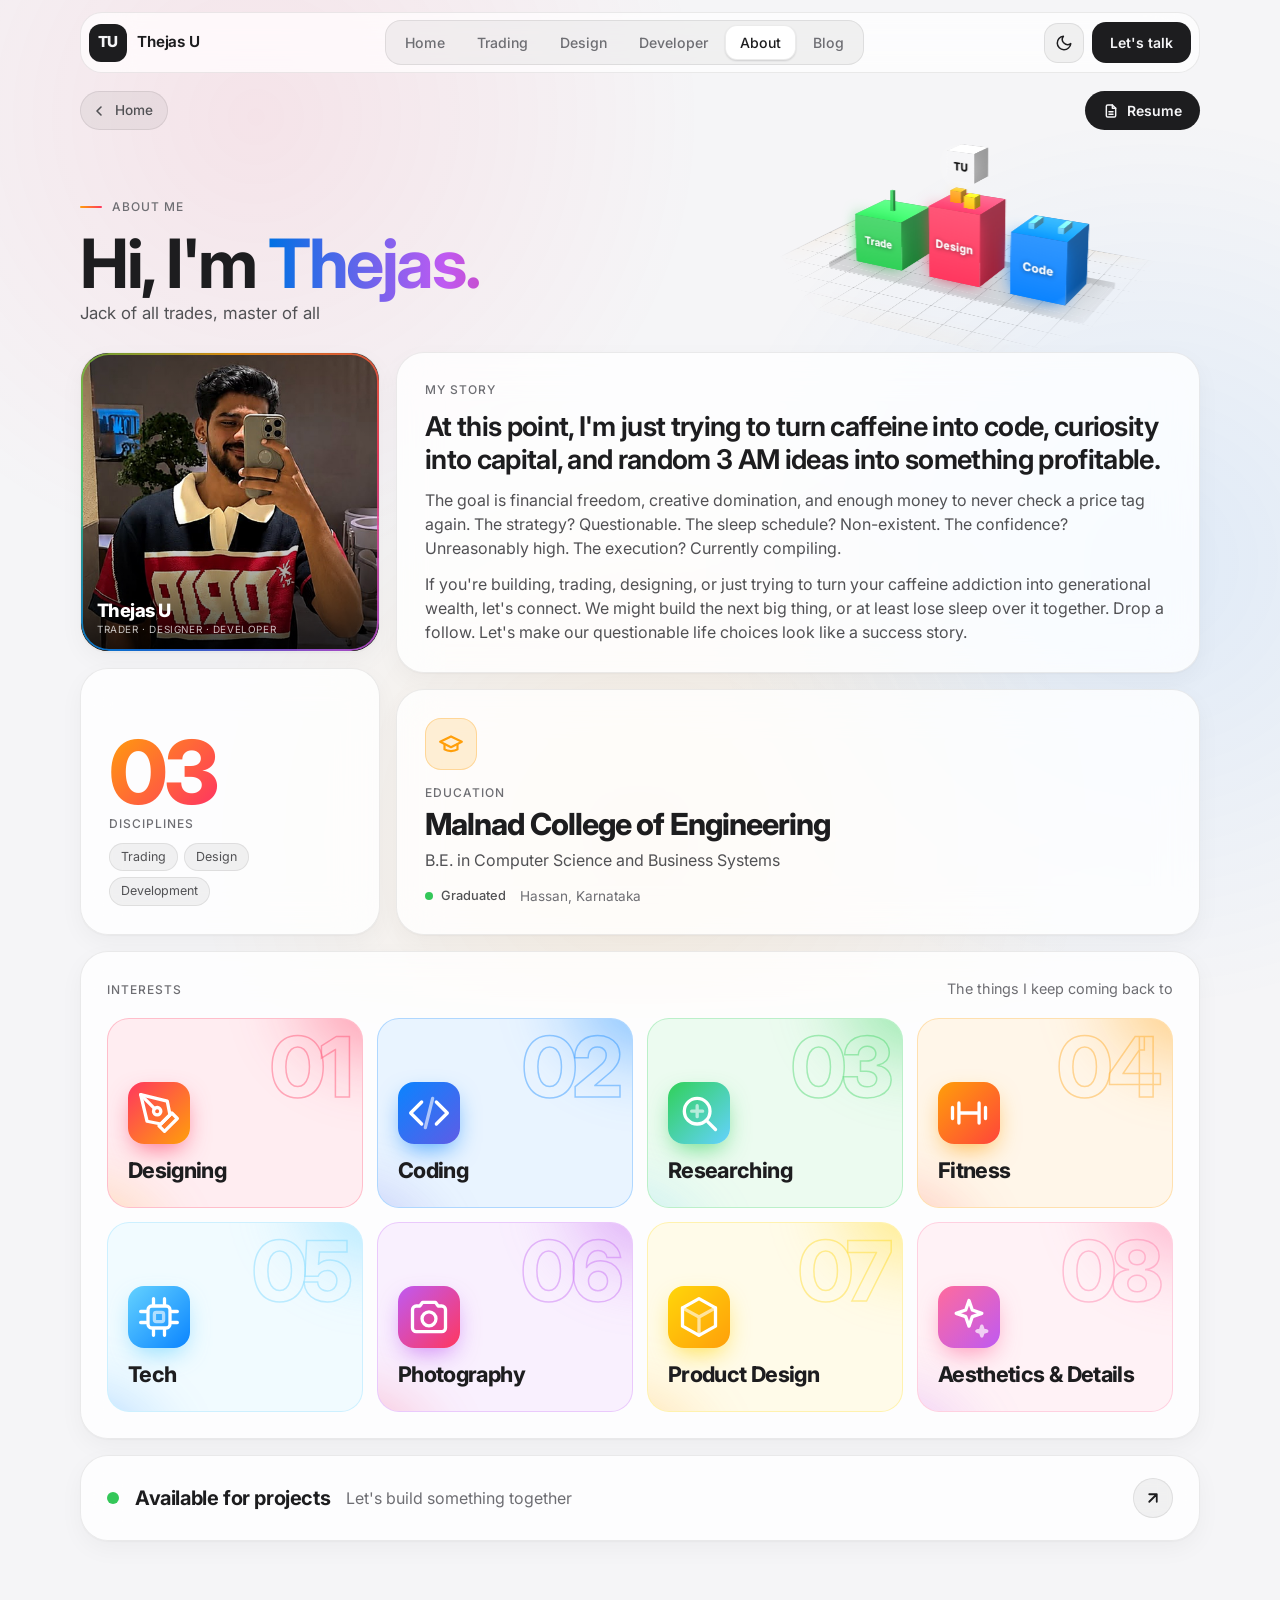
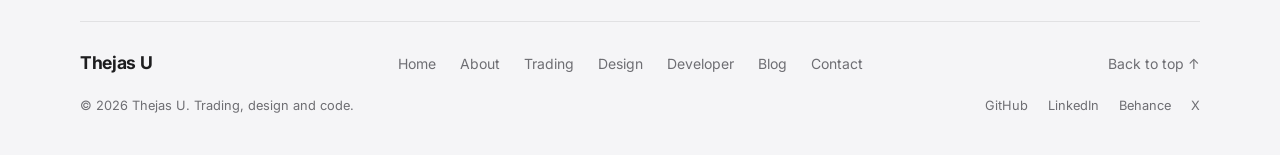
<file: about.html>
<!DOCTYPE html>
<html lang="en" data-theme="dark">
<head>
  <meta charset="UTF-8">
  <meta name="viewport" content="width=device-width, initial-scale=1">
  <meta name="color-scheme" content="dark light">
  <link rel="icon" href="data:image/svg+xml,%3Csvg xmlns=%27http://www.w3.org/2000/svg%27 viewBox=%270 0 64 64%27%3E%3Cdefs%3E%3ClinearGradient id=%27g%27 x1=%270%27 y1=%270%27 x2=%271%27 y2=%271%27%3E%3Cstop offset=%270%27 stop-color=%27%23ff375f%27/%3E%3Cstop offset=%271%27 stop-color=%27%230a84ff%27/%3E%3C/linearGradient%3E%3C/defs%3E%3Crect width=%2764%27 height=%2764%27 rx=%2716%27 fill=%27url(%23g)%27/%3E%3Ctext x=%2732%27 y=%2743%27 font-family=%27Arial%27 font-weight=%27800%27 font-size=%2730%27 text-anchor=%27middle%27 fill=%27white%27%3ETU%3C/text%3E%3C/svg%3E">
  <meta property="og:title" content="About | Thejas U">
  <meta property="og:description" content="About Thejas U: trader, graphic designer and software developer.">
  <meta property="og:type" content="website">
  <meta property="og:image" content="og.png">
  <meta property="og:image:width" content="1200">
  <meta property="og:image:height" content="630">
  <meta property="og:site_name" content="Thejas U">
  <meta name="twitter:card" content="summary_large_image">
  <meta name="twitter:image" content="og.png">
  <meta name="theme-color" content="#000000">
  <title>About | Thejas U</title>
  <meta name="description" content="About Thejas U: trader, graphic designer and software developer.">

  <script>
    (function () {
      var root = document.documentElement;
      root.classList.add("js");
      var theme = "dark";
      try {
        theme = localStorage.getItem("theme") ||
          (matchMedia("(prefers-color-scheme: light)").matches ? "light" : "dark");
      } catch (e) {}
      root.setAttribute("data-theme", theme);
    })();
  </script>

  <link rel="preconnect" href="https://fonts.googleapis.com">
  <link rel="preconnect" href="https://fonts.gstatic.com" crossorigin>
  <link href="https://fonts.googleapis.com/css2?family=Inter:wght@400;500;600;700;800&display=swap" rel="stylesheet">
  <link rel="stylesheet" href="style.css">
  <link rel="stylesheet" href="depth.css">
  <link rel="stylesheet" href="about.css">
  <script type="application/ld+json">{"@context": "https://schema.org", "@type": "Person", "name": "Thejas U", "jobTitle": "Trader, graphic designer and software developer", "email": "mailto:thejasnox12@gmail.com", "alumniOf": {"@type": "CollegeOrUniversity", "name": "Malnad College of Engineering"}, "sameAs": ["https://github.com/ByThejas", "https://www.linkedin.com/in/thejasumesh/", "https://www.behance.net/thejasumesh", "https://x.com/ByThejas"]}</script>
</head>
<body>

  <div class="bg" aria-hidden="true">
    <span class="orb orb--1"></span>
    <span class="orb orb--2"></span>
    <span class="orb orb--3"></span>
  </div>

  <header class="nav" id="nav">
    <a href="index.html" class="nav__logo" aria-label="Thejas U, home"><span class="nav__mark">TU</span><span class="nav__name">Thejas U</span></a>

    <nav class="nav__links" id="nav-links" aria-label="Primary">
      <span class="nav__ind" aria-hidden="true"></span>
      <a href="index.html">Home</a>
      <a href="trading.html">Trading</a>
      <a href="design.html">Design</a>
      <a href="developer.html">Developer</a>
      <a href="about.html" class="is-active" aria-current="page">About</a>
      <a href="blog.html">Blog</a>
    </nav>

    <div class="nav__actions">
      <button class="theme-toggle" id="theme-toggle" type="button" aria-label="Switch to light mode">
        <svg class="icon-sun" width="18" height="18" viewBox="0 0 24 24" fill="none" stroke="currentColor"
             stroke-width="2" stroke-linecap="round" stroke-linejoin="round" aria-hidden="true">
          <circle cx="12" cy="12" r="4"/>
          <path d="M12 2v2M12 20v2M4.93 4.93l1.41 1.41M17.66 17.66l1.41 1.41M2 12h2M20 12h2M4.93 19.07l1.41-1.41M17.66 6.34l1.41-1.41"/>
        </svg>
        <svg class="icon-moon" width="18" height="18" viewBox="0 0 24 24" fill="none" stroke="currentColor"
             stroke-width="2" stroke-linecap="round" stroke-linejoin="round" aria-hidden="true">
          <path d="M21 12.79A9 9 0 1 1 11.21 3 7 7 0 0 0 21 12.79z"/>
        </svg>
      </button>
      <a href="index.html#contact" class="btn nav__cta">Let's talk</a>
      <button class="nav__burger" id="nav-burger" type="button" aria-label="Open menu" aria-expanded="false" aria-controls="nav-links"><i></i><i></i></button>
    </div>
  </header>

  <main class="subpage">

    <div class="page-top">
      <a class="back" href="index.html">
        <svg width="16" height="16" viewBox="0 0 24 24" fill="none" stroke="currentColor"
             stroke-width="2.4" stroke-linecap="round" stroke-linejoin="round" aria-hidden="true"><path d="M15 18l-6-6 6-6"/></svg>
        Home
      </a>
      <a class="btn resume-btn" href="resume/Thejas_U_Resume.pdf" target="_blank" rel="noopener noreferrer">
        <svg width="16" height="16" viewBox="0 0 24 24" fill="none" stroke="currentColor"
             stroke-width="2.2" stroke-linecap="round" stroke-linejoin="round" aria-hidden="true"><path d="M14 3H7a2 2 0 0 0-2 2v14a2 2 0 0 0 2 2h10a2 2 0 0 0 2-2V8z"/><path d="M14 3v5h5M9 13h6M9 17h6"/></svg>
        Resume
      </a>
    </div>

    <section class="about" aria-labelledby="about-title">
      <div class="projects__head reveal">
        <div class="cs cs--about" aria-hidden="true"><div class="cs__scene"><div class="cs__floor"></div><div class="cs__row"></div></div></div>
        <div>
          <p class="eyebrow">About me</p>
          <h1 id="about-title">Hi, I'm <span class="grad">Thejas.</span></h1>
        </div>
        <p class="lead">Jack of all trades, master of all</p>
      </div>

      <div class="about-grid">

        <div class="about__side">
        <figure class="card about__photo reveal" style="--i:0">
          <div class="photo__frame">
            <img src="about/thejas.jpg" alt="Portrait of Thejas U" width="900" height="900" decoding="async">
          </div>
          <span class="photo__tag"><i class="status__dot" aria-hidden="true"></i>Available for projects</span>
          <figcaption class="photo__cap"><strong>Thejas U</strong><small>Trader · Designer · Developer</small></figcaption>
        </figure>
        <article class="card about__stat reveal" style="--i:3">
          <p class="stat__number">03</p>
          <p class="eyebrow">Disciplines</p>
          <ul class="stat__list"><li>Trading</li><li>Design</li><li>Development</li></ul>
        </article>
        </div>

        <div class="about__main">
        <article class="card about__story reveal" style="--i:1">
          <p class="eyebrow">My story</p>
          <p class="about__lead">At this point, I'm just trying to turn caffeine into code, curiosity into capital, and random 3 AM ideas into something profitable.</p>
          <p>The goal is financial freedom, creative domination, and enough money to never check a price tag again. The strategy? Questionable. The sleep schedule? Non-existent. The confidence? Unreasonably high. The execution? Currently compiling.</p>
          <p>If you're building, trading, designing, or just trying to turn your caffeine addiction into generational wealth, let's connect. We might build the next big thing, or at least lose sleep over it together. Drop a follow. Let's make our questionable life choices look like a success story.</p>
        </article>
        <article class="card about__edu reveal" style="--i:2">
          <span class="edu__icon" aria-hidden="true">
            <svg width="26" height="26" viewBox="0 0 24 24" fill="none" stroke="currentColor" stroke-width="2" stroke-linecap="round" stroke-linejoin="round"><path d="M22 10L12 5 2 10l10 5 10-5z"/><path d="M6 12v5c3 2 9 2 12 0v-5"/></svg>
          </span>
          <p class="eyebrow">Education</p>
          <h3>Malnad College of Engineering</h3>
          <p class="edu__deg">B.E. in Computer Science and Business Systems</p>
          <p class="edu__meta"><span class="pill pill--live">Graduated</span><span>Hassan, Karnataka</span></p>
        </article>
        </div>

        <section class="card about__interests reveal" style="--i:4" aria-label="Interests">
          <div class="int__head"><p class="eyebrow">Interests</p><p class="int__sub">The things I keep coming back to</p></div>
          <ul class="int__grid">
          <li class="int" style="--i:0; --c1:#ff375f; --c2:#ff9f0a" tabindex="0">
            <span class="int__no" aria-hidden="true">01</span>
            <svg class="int__icon" width="34" height="34" viewBox="0 0 24 24" fill="none" stroke="currentColor" stroke-width="1.8" stroke-linecap="round" stroke-linejoin="round" aria-hidden="true"><path d="M12 19l7-7 3 3-7 7-3-3z"/><path d="M18 13l-1.5-7.5L2 2l3.5 14.5L13 18l5-5z"/><path d="M2 2l7.6 7.6"/><circle cx="11" cy="11" r="2"/></svg>
            <strong>Designing</strong>
          </li>
          <li class="int" style="--i:1; --c1:#0a84ff; --c2:#5e5ce6" tabindex="0">
            <span class="int__no" aria-hidden="true">02</span>
            <svg class="int__icon" width="34" height="34" viewBox="0 0 24 24" fill="none" stroke="currentColor" stroke-width="1.8" stroke-linecap="round" stroke-linejoin="round" aria-hidden="true"><path d="M16 18l6-6-6-6M8 6l-6 6 6 6"/><path d="M14 4l-4 16" opacity=".6"/></svg>
            <strong>Coding</strong>
          </li>
          <li class="int" style="--i:2; --c1:#30d158; --c2:#64d2ff" tabindex="0">
            <span class="int__no" aria-hidden="true">03</span>
            <svg class="int__icon" width="34" height="34" viewBox="0 0 24 24" fill="none" stroke="currentColor" stroke-width="1.8" stroke-linecap="round" stroke-linejoin="round" aria-hidden="true"><circle cx="11" cy="11" r="7"/><path d="M21 21l-4.3-4.3"/><path d="M8 11h6M11 8v6" opacity=".6"/></svg>
            <strong>Researching</strong>
          </li>
          <li class="int" style="--i:3; --c1:#ff9f0a; --c2:#ff453a" tabindex="0">
            <span class="int__no" aria-hidden="true">04</span>
            <svg class="int__icon" width="34" height="34" viewBox="0 0 24 24" fill="none" stroke="currentColor" stroke-width="1.8" stroke-linecap="round" stroke-linejoin="round" aria-hidden="true"><path d="M6.5 6.5v11M17.5 6.5v11M3 9v6M21 9v6M6.5 12h11"/></svg>
            <strong>Fitness</strong>
          </li>
          
          <li class="int" style="--i:4; --c1:#64d2ff; --c2:#0a84ff" tabindex="0">
            <span class="int__no" aria-hidden="true">05</span>
            <svg class="int__icon" width="34" height="34" viewBox="0 0 24 24" fill="none" stroke="currentColor" stroke-width="1.8" stroke-linecap="round" stroke-linejoin="round" aria-hidden="true"><rect x="6" y="6" width="12" height="12" rx="2"/><rect x="9.5" y="9.5" width="5" height="5" rx="1" opacity=".6"/><path d="M9 2v3M15 2v3M9 19v3M15 19v3M2 9h3M2 15h3M19 9h3M19 15h3"/></svg>
            <strong>Tech</strong>
          </li>
          <li class="int" style="--i:5; --c1:#bf5af2; --c2:#ff375f" tabindex="0">
            <span class="int__no" aria-hidden="true">06</span>
            <svg class="int__icon" width="34" height="34" viewBox="0 0 24 24" fill="none" stroke="currentColor" stroke-width="1.8" stroke-linecap="round" stroke-linejoin="round" aria-hidden="true"><path d="M3 8a2 2 0 0 1 2-2h2l1.5-2h7L17 6h2a2 2 0 0 1 2 2v10a2 2 0 0 1-2 2H5a2 2 0 0 1-2-2z"/><circle cx="12" cy="13" r="3.8"/></svg>
            <strong>Photography</strong>
          </li>
          <li class="int" style="--i:6; --c1:#ffd60a; --c2:#ff9f0a" tabindex="0">
            <span class="int__no" aria-hidden="true">07</span>
            <svg class="int__icon" width="34" height="34" viewBox="0 0 24 24" fill="none" stroke="currentColor" stroke-width="1.8" stroke-linecap="round" stroke-linejoin="round" aria-hidden="true"><path d="M12 2l9 5v10l-9 5-9-5V7z"/><path d="M12 12l9-5M12 12L3 7M12 12v10" opacity=".6"/></svg>
            <strong>Product Design</strong>
          </li>
          <li class="int" style="--i:7; --c1:#ff6b9d; --c2:#bf5af2" tabindex="0">
            <span class="int__no" aria-hidden="true">08</span>
            <svg class="int__icon" width="34" height="34" viewBox="0 0 24 24" fill="none" stroke="currentColor" stroke-width="1.8" stroke-linecap="round" stroke-linejoin="round" aria-hidden="true"><path d="M12 3l1.8 5.2L19 10l-5.2 1.8L12 17l-1.8-5.2L5 10l5.2-1.8z"/><path d="M19 17l.7 2 2 .7-2 .7-.7 2-.7-2-2-.7 2-.7z" opacity=".7"/></svg>
            <strong>Aesthetics &amp; Details</strong>
          </li>
          </ul>
        </section>

        <a class="card about__cta reveal" style="--i:5" href="index.html#contact">
          <span class="cta__dot status__dot" aria-hidden="true"></span>
          <p class="cta__big">Available for projects</p>
          <p class="cta__small">Let's build something together</p>
          <span class="cta__go" aria-hidden="true">
            <svg width="18" height="18" viewBox="0 0 24 24" fill="none" stroke="currentColor" stroke-width="2.4" stroke-linecap="round" stroke-linejoin="round"><path d="M7 17L17 7M7 7h10v10"/></svg>
          </span>
        </a>

      </div>
    </section>

  </main>

  <footer class="footer">
    <div class="footer__inner">
      <a href="index.html" class="footer__brand">Thejas U</a>
      <nav class="footer__links" aria-label="Footer">
        <a href="index.html">Home</a>
        <a href="about.html">About</a>
        <a href="trading.html">Trading</a>
        <a href="design.html">Design</a>
        <a href="developer.html">Developer</a>
        <a href="blog.html">Blog</a>
        <a href="index.html#contact">Contact</a>
      </nav>
      <a href="#" class="footer__top">Back to top ↑</a>
    </div>
    <div class="footer__bottom">
      <p class="footer__legal">© <span id="year">2026</span> Thejas U. Trading, design and code.</p>
      <nav class="footer__social" aria-label="Social links">
        <a href="https://github.com/ByThejas" target="_blank" rel="noopener noreferrer">GitHub</a>
        <a href="https://www.linkedin.com/in/thejasumesh/" target="_blank" rel="noopener noreferrer">LinkedIn</a>
        <a href="https://www.behance.net/thejasumesh" target="_blank" rel="noopener noreferrer">Behance</a>
        <a href="https://x.com/ByThejas" target="_blank" rel="noopener noreferrer">X</a>
      </nav>
    </div>
  </footer>

  <script src="script.js"></script>
  <script src="depth.js"></script>
  <script src="interact3d.js"></script>
  <script src="about3d.js"></script>
</body>
</html>
</file>
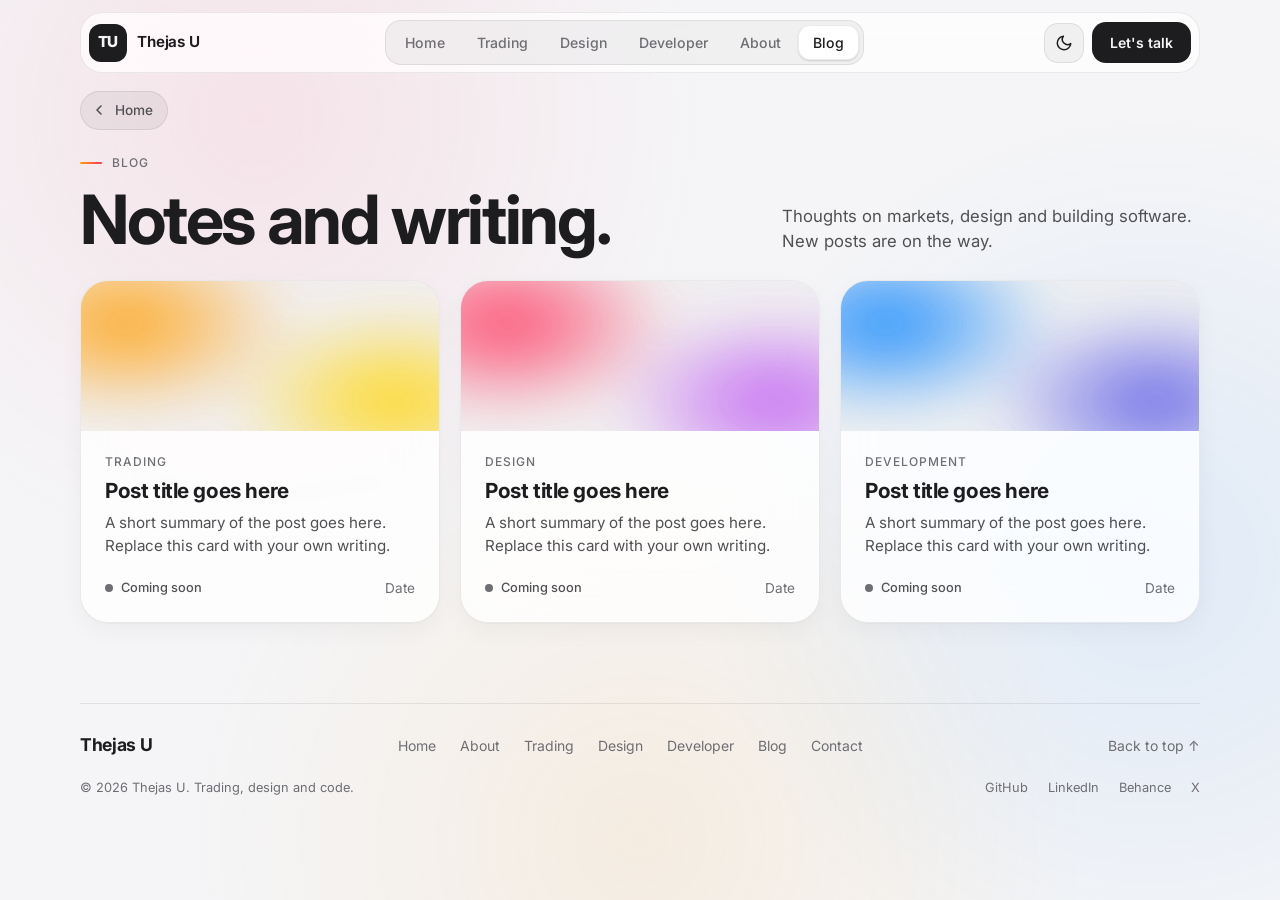
<file: blog.html>
<!DOCTYPE html>
<html lang="en" data-theme="dark">
<head>
  <meta charset="UTF-8">
  <meta name="viewport" content="width=device-width, initial-scale=1">
  <meta name="color-scheme" content="dark light">
  <link rel="icon" href="data:image/svg+xml,%3Csvg xmlns=%27http://www.w3.org/2000/svg%27 viewBox=%270 0 64 64%27%3E%3Cdefs%3E%3ClinearGradient id=%27g%27 x1=%270%27 y1=%270%27 x2=%271%27 y2=%271%27%3E%3Cstop offset=%270%27 stop-color=%27%23ff375f%27/%3E%3Cstop offset=%271%27 stop-color=%27%230a84ff%27/%3E%3C/linearGradient%3E%3C/defs%3E%3Crect width=%2764%27 height=%2764%27 rx=%2716%27 fill=%27url(%23g)%27/%3E%3Ctext x=%2732%27 y=%2743%27 font-family=%27Arial%27 font-weight=%27800%27 font-size=%2730%27 text-anchor=%27middle%27 fill=%27white%27%3ETU%3C/text%3E%3C/svg%3E">
  <meta property="og:title" content="Blog | Thejas U">
  <meta property="og:description" content="Writing by Thejas U on trading, design and software.">
  <meta property="og:type" content="website">
  <meta property="og:image" content="og.png">
  <meta property="og:image:width" content="1200">
  <meta property="og:image:height" content="630">
  <meta property="og:site_name" content="Thejas U">
  <meta name="twitter:card" content="summary_large_image">
  <meta name="twitter:image" content="og.png">
  <meta name="theme-color" content="#000000">
  <title>Blog | Thejas U</title>
  <meta name="description" content="Writing by Thejas U on trading, design and software.">

  <script>
    (function () {
      var root = document.documentElement;
      root.classList.add("js");
      var theme = "dark";
      try {
        theme = localStorage.getItem("theme") ||
          (matchMedia("(prefers-color-scheme: light)").matches ? "light" : "dark");
      } catch (e) {}
      root.setAttribute("data-theme", theme);
    })();
  </script>

  <link rel="preconnect" href="https://fonts.googleapis.com">
  <link rel="preconnect" href="https://fonts.gstatic.com" crossorigin>
  <link href="https://fonts.googleapis.com/css2?family=Inter:wght@400;500;600;700;800&display=swap" rel="stylesheet">
  <link rel="stylesheet" href="style.css">
  <link rel="stylesheet" href="depth.css">
</head>
<body>

  <div class="bg" aria-hidden="true">
    <span class="orb orb--1"></span>
    <span class="orb orb--2"></span>
    <span class="orb orb--3"></span>
  </div>

  <header class="nav" id="nav">
    <a href="index.html" class="nav__logo" aria-label="Thejas U, home"><span class="nav__mark">TU</span><span class="nav__name">Thejas U</span></a>

    <nav class="nav__links" id="nav-links" aria-label="Primary">
      <span class="nav__ind" aria-hidden="true"></span>
      <a href="index.html">Home</a>
      <a href="trading.html">Trading</a>
      <a href="design.html">Design</a>
      <a href="developer.html">Developer</a>
      <a href="about.html">About</a>
      <a href="blog.html" class="is-active" aria-current="page">Blog</a>
    </nav>

    <div class="nav__actions">
      <button class="theme-toggle" id="theme-toggle" type="button" aria-label="Switch to light mode">
        <svg class="icon-sun" width="18" height="18" viewBox="0 0 24 24" fill="none" stroke="currentColor"
             stroke-width="2" stroke-linecap="round" stroke-linejoin="round" aria-hidden="true">
          <circle cx="12" cy="12" r="4"/>
          <path d="M12 2v2M12 20v2M4.93 4.93l1.41 1.41M17.66 17.66l1.41 1.41M2 12h2M20 12h2M4.93 19.07l1.41-1.41M17.66 6.34l1.41-1.41"/>
        </svg>
        <svg class="icon-moon" width="18" height="18" viewBox="0 0 24 24" fill="none" stroke="currentColor"
             stroke-width="2" stroke-linecap="round" stroke-linejoin="round" aria-hidden="true">
          <path d="M21 12.79A9 9 0 1 1 11.21 3 7 7 0 0 0 21 12.79z"/>
        </svg>
      </button>
      <a href="index.html#contact" class="btn nav__cta">Let's talk</a>
      <button class="nav__burger" id="nav-burger" type="button" aria-label="Open menu" aria-expanded="false" aria-controls="nav-links"><i></i><i></i></button>
    </div>
  </header>

  <main class="subpage">

    <div class="page-top">
      <a class="back" href="index.html">
        <svg width="16" height="16" viewBox="0 0 24 24" fill="none" stroke="currentColor"
             stroke-width="2.4" stroke-linecap="round" stroke-linejoin="round" aria-hidden="true"><path d="M15 18l-6-6 6-6"/></svg>
        Home
      </a>
    </div>

    <section class="projects blog" id="blog" aria-labelledby="blog-title">
      <div class="projects__head reveal">
        <div>
          <p class="eyebrow">Blog</p>
          <h1 id="blog-title">Notes and writing.</h1>
        </div>
        <p class="lead">Thoughts on markets, design and building software. New posts are on the way.</p>
      </div>

      <div class="post-grid">
        <article class="card post reveal" style="--i:0; --c1:#ff9f0a; --c2:#ffd60a">
          <div class="post__cover" aria-hidden="true"></div>
          <div class="post__body">
            <p class="eyebrow">Trading</p>
            <h3>Post title goes here</h3>
            <p>A short summary of the post goes here. Replace this card with your own writing.</p>
            <div class="post__meta"><span class="pill pill--soon">Coming soon</span><span class="project__stat">Date</span></div>
          </div>
        </article>
        <article class="card post reveal" style="--i:1; --c1:#ff375f; --c2:#bf5af2">
          <div class="post__cover" aria-hidden="true"></div>
          <div class="post__body">
            <p class="eyebrow">Design</p>
            <h3>Post title goes here</h3>
            <p>A short summary of the post goes here. Replace this card with your own writing.</p>
            <div class="post__meta"><span class="pill pill--soon">Coming soon</span><span class="project__stat">Date</span></div>
          </div>
        </article>
        <article class="card post reveal" style="--i:2; --c1:#0a84ff; --c2:#5e5ce6">
          <div class="post__cover" aria-hidden="true"></div>
          <div class="post__body">
            <p class="eyebrow">Development</p>
            <h3>Post title goes here</h3>
            <p>A short summary of the post goes here. Replace this card with your own writing.</p>
            <div class="post__meta"><span class="pill pill--soon">Coming soon</span><span class="project__stat">Date</span></div>
          </div>
        </article>
      </div>
    </section>

  </main>

  <footer class="footer">
    <div class="footer__inner">
      <a href="index.html" class="footer__brand">Thejas U</a>
      <nav class="footer__links" aria-label="Footer">
        <a href="index.html">Home</a>
        <a href="about.html">About</a>
        <a href="trading.html">Trading</a>
        <a href="design.html">Design</a>
        <a href="developer.html">Developer</a>
        <a href="blog.html">Blog</a>
        <a href="index.html#contact">Contact</a>
      </nav>
      <a href="#" class="footer__top">Back to top ↑</a>
    </div>
    <div class="footer__bottom">
      <p class="footer__legal">© <span id="year">2026</span> Thejas U. Trading, design and code.</p>
      <nav class="footer__social" aria-label="Social links">
        <a href="https://github.com/ByThejas" target="_blank" rel="noopener noreferrer">GitHub</a>
        <a href="https://www.linkedin.com/in/thejasumesh/" target="_blank" rel="noopener noreferrer">LinkedIn</a>
        <a href="https://www.behance.net/thejasumesh" target="_blank" rel="noopener noreferrer">Behance</a>
        <a href="https://x.com/ByThejas" target="_blank" rel="noopener noreferrer">X</a>
      </nav>
    </div>
  </footer>

  <script src="script.js"></script>
  <script src="depth.js"></script>
</body>
</html>
</file>
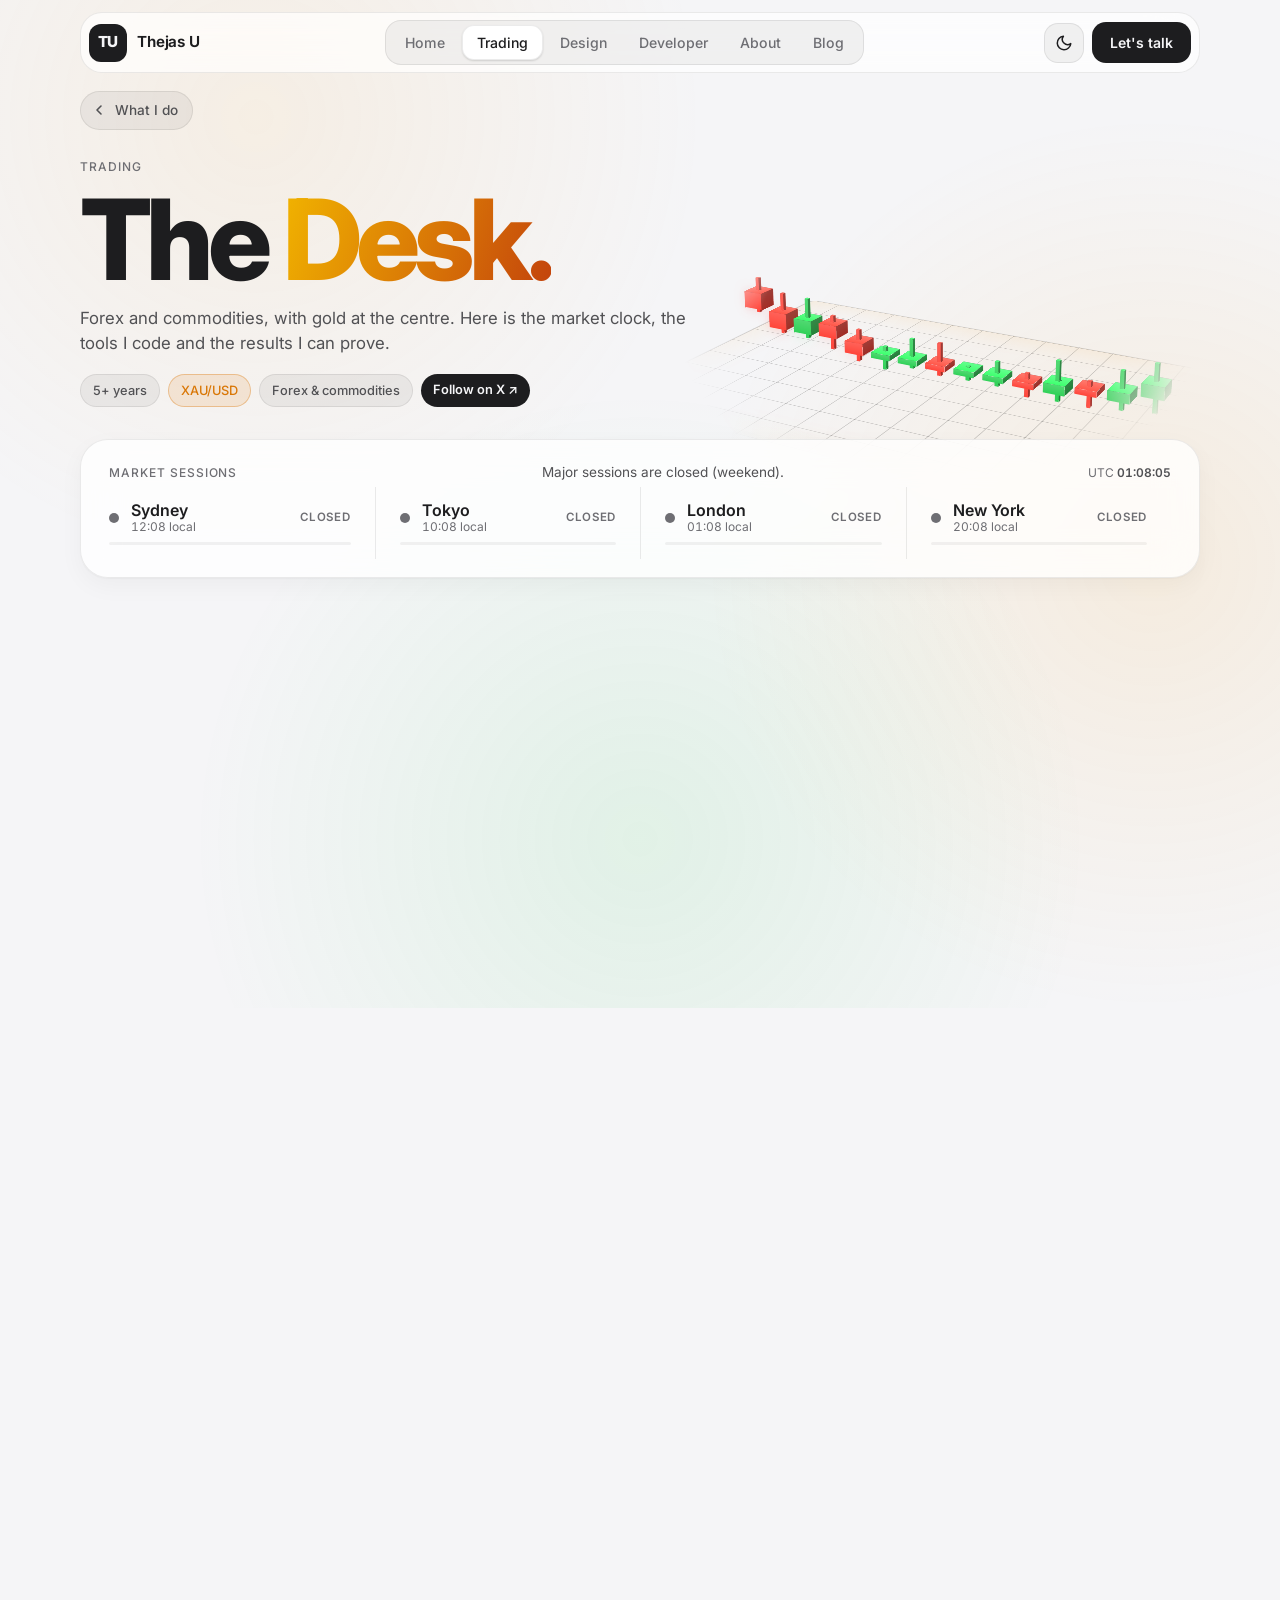
<file: trading.html>
<!DOCTYPE html>
<html lang="en" data-theme="dark">
<head>
  <meta charset="UTF-8">
  <meta name="viewport" content="width=device-width, initial-scale=1">
  <meta name="color-scheme" content="dark light">
  <link rel="icon" href="data:image/svg+xml,%3Csvg xmlns=%27http://www.w3.org/2000/svg%27 viewBox=%270 0 64 64%27%3E%3Cdefs%3E%3ClinearGradient id=%27g%27 x1=%270%27 y1=%270%27 x2=%271%27 y2=%271%27%3E%3Cstop offset=%270%27 stop-color=%27%23ff375f%27/%3E%3Cstop offset=%271%27 stop-color=%27%230a84ff%27/%3E%3C/linearGradient%3E%3C/defs%3E%3Crect width=%2764%27 height=%2764%27 rx=%2716%27 fill=%27url(%23g)%27/%3E%3Ctext x=%2732%27 y=%2743%27 font-family=%27Arial%27 font-weight=%27800%27 font-size=%2730%27 text-anchor=%27middle%27 fill=%27white%27%3ETU%3C/text%3E%3C/svg%3E">
  <meta property="og:title" content="The Desk | Thejas U">
  <meta property="og:description" content="Market sessions, Pine Scripts and funded track records from a forex and commodity trader.">
  <meta property="og:type" content="website">
  <meta property="og:image" content="og.png">
  <meta property="og:image:width" content="1200">
  <meta property="og:image:height" content="630">
  <meta property="og:site_name" content="Thejas U">
  <meta name="twitter:card" content="summary_large_image">
  <meta name="twitter:image" content="og.png">
  <meta name="theme-color" content="#000000">
  <title>The Desk | Thejas U</title>
  <meta name="description" content="Market sessions, Pine Scripts and funded track records from a forex and commodity trader.">

  <script>
    (function () {
      var root = document.documentElement;
      root.classList.add("js");
      var theme = "dark";
      try {
        theme = localStorage.getItem("theme") ||
          (matchMedia("(prefers-color-scheme: light)").matches ? "light" : "dark");
      } catch (e) {}
      root.setAttribute("data-theme", theme);
    })();
  </script>

  <link rel="preconnect" href="https://fonts.googleapis.com">
  <link rel="preconnect" href="https://fonts.gstatic.com" crossorigin>
  <link href="https://fonts.googleapis.com/css2?family=Inter:wght@400;500;600;700;800&display=swap" rel="stylesheet">
  <link rel="stylesheet" href="style.css">
  <link rel="stylesheet" href="page.css">
  <link rel="stylesheet" href="depth.css">
  <link rel="stylesheet" href="trading.css">
</head>
<body class="page--trading">

  <div class="bg" aria-hidden="true">
    <span class="orb orb--1"></span>
    <span class="orb orb--2"></span>
    <span class="orb orb--3"></span>
  </div>

  <header class="nav" id="nav">
    <a href="index.html" class="nav__logo" aria-label="Thejas U, home"><span class="nav__mark">TU</span><span class="nav__name">Thejas U</span></a>

    <nav class="nav__links" id="nav-links" aria-label="Primary">
      <span class="nav__ind" aria-hidden="true"></span>
      <a href="index.html">Home</a>
      <a href="trading.html" class="is-active" aria-current="page">Trading</a>
      <a href="design.html">Design</a>
      <a href="developer.html">Developer</a>
      <a href="about.html">About</a>
      <a href="blog.html">Blog</a>
    </nav>

    <div class="nav__actions">
      <button class="theme-toggle" id="theme-toggle" type="button" aria-label="Switch to light mode">
        <svg class="icon-sun" width="18" height="18" viewBox="0 0 24 24" fill="none" stroke="currentColor"
             stroke-width="2" stroke-linecap="round" stroke-linejoin="round" aria-hidden="true">
          <circle cx="12" cy="12" r="4"/>
          <path d="M12 2v2M12 20v2M4.93 4.93l1.41 1.41M17.66 17.66l1.41 1.41M2 12h2M20 12h2M4.93 19.07l1.41-1.41M17.66 6.34l1.41-1.41"/>
        </svg>
        <svg class="icon-moon" width="18" height="18" viewBox="0 0 24 24" fill="none" stroke="currentColor"
             stroke-width="2" stroke-linecap="round" stroke-linejoin="round" aria-hidden="true">
          <path d="M21 12.79A9 9 0 1 1 11.21 3 7 7 0 0 0 21 12.79z"/>
        </svg>
      </button>
      <a href="index.html#contact" class="btn nav__cta">Let's talk</a>
      <button class="nav__burger" id="nav-burger" type="button" aria-label="Open menu" aria-expanded="false" aria-controls="nav-links"><i></i><i></i></button>
    </div>
  </header>

  <main class="subpage">

    <div class="page-top">
      <a class="back" href="index.html#work">
        <svg width="16" height="16" viewBox="0 0 24 24" fill="none" stroke="currentColor"
             stroke-width="2.4" stroke-linecap="round" stroke-linejoin="round" aria-hidden="true"><path d="M15 18l-6-6 6-6"/></svg>
        What I do
      </a>
    </div>

    <!-- HEAD -->
    <header class="desk-head wrap">
      <div class="cs" aria-hidden="true"><div class="cs__scene"><div class="cs__floor"></div><div class="cs__row" id="cs-row"></div></div></div>
      <p class="eyebrow">Trading</p>
      <h1>The <span class="gold-text">Desk.</span></h1>
      <p class="lead">Forex and commodities, with gold at the centre. Here is the market clock, the tools I code and the results I can prove.</p>
      <div class="chips">
        <span>5+ years</span>
        <span class="is-gold">XAU/USD</span>
        <span>Forex &amp; commodities</span>
        <a href="https://x.com/ByThejas" target="_blank" rel="noopener noreferrer">Follow on X ↗</a>
      </div>
    </header>

    <!-- MARKET SESSIONS STRIP -->
    <section class="wrap" aria-label="Market sessions">
      <article class="card sessions reveal" style="--i:0">
        <div class="sessions__head">
          <p class="eyebrow">Market sessions</p>
          <p class="overlap" id="overlap"></p>
          <span class="note">UTC <strong id="clock-utc">--:--:--</strong></span>
        </div>
        <ul class="session-list" id="sessions"></ul>
      </article>
    </section>

    <!-- TRADING BOT -->
    <section class="wrap sec" id="bot" aria-labelledby="bot-title">
      <div class="sec__head reveal">
        <div>
          <p class="eyebrow">Automation</p>
          <h2 id="bot-title">Bots I've built.</h2>
        </div>
        <p class="lead">A trading system written end to end, from market data to risk controls and alerts.</p>
      </div>

      <article class="card bot reveal" style="--i:0">
        <div class="bot__main">
          <div class="bot__top">
            <span class="pill pill--dev">Testnet-validated</span>
            <span class="bot__ver">Python · Binance Spot</span>
          </div>
          <h3>Grid Bot</h3>
          <p>An automated grid trading system for BTC/USDT and ETH/USDT. It lays a ladder of buy and sell orders around price and harvests the swings, with three signals (supply and demand zones, order book liquidity, news sentiment) adjusting the grid and pausing it when conditions turn bad.</p>

          <div class="bot__stats">
            <div><strong>2</strong><span>Pairs</span></div>
            <div><strong>3</strong><span>Signals</span></div>
            <div><strong>3</strong><span>Drawdown tiers</span></div>
          </div>

          <div class="tags">
            <span>Python</span><span>asyncio</span><span>Binance API</span><span>SQLite</span><span>Backtesting</span><span>Telegram alerts</span>
          </div>

          <div class="bot__links">
            <a class="btn" href="https://github.com/ByThejas/grid-bot" target="_blank" rel="noopener noreferrer">View on GitHub
              <svg width="16" height="16" viewBox="0 0 24 24" fill="none" stroke="currentColor" stroke-width="2.4" stroke-linecap="round" stroke-linejoin="round" aria-hidden="true"><path d="M7 17L17 7M7 7h10v10"/></svg>
            </a>
          </div>
        </div>

        <ol class="bot__flow" aria-label="How the bot works">
          <li style="--c:#64d2ff"><b>01</b><div><strong>Market data</strong><small>Live trade and order book streams, stored in SQLite</small></div></li>
          <li style="--c:#bf5af2"><b>02</b><div><strong>Signals</strong><small>Supply and demand, liquidity and sentiment</small></div></li>
          <li style="--c:#ffd60a"><b>03</b><div><strong>Grid engine</strong><small>Dynamic spacing and re-centring around price</small></div></li>
          <li style="--c:#ff453a"><b>04</b><div><strong>Risk manager</strong><small>Exposure caps, stop loss and a kill switch</small></div></li>
          <li style="--c:#30d158"><b>05</b><div><strong>Execution</strong><small>Orders on Binance, a dashboard and Telegram alerts</small></div></li>
        </ol>
      </article>
    </section>

    <!-- PINE SCRIPTS -->
    <section class="wrap sec" id="pine" aria-labelledby="pine-title">
      <div class="sec__head reveal">
        <div>
          <p class="eyebrow">TradingView · Pine Script</p>
          <h2 id="pine-title">Tools I've coded.</h2>
        </div>
        <p class="lead">Indicators and strategies I wrote in Pine Script to trade my own plan.</p>
      </div>

      <div class="pine-grid">

        <!--
          EDIT EACH CARD: name, type (Indicator / Strategy), description, tags and the link.
          Link to the script's page on TradingView (Publish script > copy its URL).
        -->
        <a class="card pine reveal" style="--i:0"
           href="https://www.tradingview.com/u/your-username/#published-scripts" target="_blank" rel="noopener noreferrer">
          <div class="pine__top">
            <span class="pill pill--live">Indicator</span>
            <span class="pine__ver">Pine v6</span>
          </div>
          <pre class="pine__code" aria-hidden="true"><code><span class="c">//@version=6</span>
<span class="k">indicator</span>(<span class="s">"Script one"</span>, <span class="k">overlay</span> = <span class="k">true</span>)</code></pre>
          <h3>Script name one</h3>
          <p>One or two lines on what it plots and the problem it solves for you.</p>
          <div class="tags"><span>Gold</span><span>Sessions</span><span>Levels</span></div>
          <span class="pine__open">Open on TradingView
            <svg width="16" height="16" viewBox="0 0 24 24" fill="none" stroke="currentColor"
                 stroke-width="2.4" stroke-linecap="round" stroke-linejoin="round" aria-hidden="true"><path d="M7 17L17 7M7 7h10v10"/></svg>
          </span>
        </a>

        <a class="card pine reveal" style="--i:1"
           href="https://www.tradingview.com/u/your-username/#published-scripts" target="_blank" rel="noopener noreferrer">
          <div class="pine__top">
            <span class="pill pill--dev">Strategy</span>
            <span class="pine__ver">Pine v6</span>
          </div>
          <pre class="pine__code" aria-hidden="true"><code><span class="c">//@version=6</span>
<span class="k">strategy</span>(<span class="s">"Script two"</span>, <span class="k">overlay</span> = <span class="k">true</span>)</code></pre>
          <h3>Script name two</h3>
          <p>One or two lines on the idea behind the strategy and what it tests.</p>
          <div class="tags"><span>Backtest</span><span>Risk</span></div>
          <span class="pine__open">Open on TradingView
            <svg width="16" height="16" viewBox="0 0 24 24" fill="none" stroke="currentColor"
                 stroke-width="2.4" stroke-linecap="round" stroke-linejoin="round" aria-hidden="true"><path d="M7 17L17 7M7 7h10v10"/></svg>
          </span>
        </a>

        <a class="card pine reveal" style="--i:2"
           href="https://www.tradingview.com/u/your-username/#published-scripts" target="_blank" rel="noopener noreferrer">
          <div class="pine__top">
            <span class="pill pill--live">Indicator</span>
            <span class="pine__ver">Pine v6</span>
          </div>
          <pre class="pine__code" aria-hidden="true"><code><span class="c">//@version=6</span>
<span class="k">indicator</span>(<span class="s">"Script three"</span>)</code></pre>
          <h3>Script name three</h3>
          <p>One or two lines on what it shows and how you use it in a trade.</p>
          <div class="tags"><span>Momentum</span><span>Alerts</span></div>
          <span class="pine__open">Open on TradingView
            <svg width="16" height="16" viewBox="0 0 24 24" fill="none" stroke="currentColor"
                 stroke-width="2.4" stroke-linecap="round" stroke-linejoin="round" aria-hidden="true"><path d="M7 17L17 7M7 7h10v10"/></svg>
          </span>
        </a>

      </div>
    </section>

    <!-- TRACK RECORDS -->
    <section class="wrap sec" id="records" aria-labelledby="records-title">
      <div class="sec__head reveal">
        <div>
          <p class="eyebrow">Funded accounts</p>
          <h2 id="records-title">Track records.</h2>
        </div>
        <p class="lead">Results with Maven Trading and Instant Funding. Click a certificate to view it full size.</p>
      </div>

      <div class="track-grid">

        <!--
          EDIT: the three facts (Result / Account / Date) and the description.
          Put your certificate image at certificates/maven.jpg (keep the same file name or change src).
        -->
        <article class="card track reveal" style="--i:0">
          <button class="cert" type="button" data-title="Maven Trading certificate">
            <span class="cert__ph" aria-hidden="true">
              <svg width="30" height="30" viewBox="0 0 24 24" fill="none" stroke="currentColor"
                   stroke-width="1.8" stroke-linecap="round" stroke-linejoin="round"><circle cx="12" cy="9" r="6"/><path d="M8.5 14.5L7 22l5-3 5 3-1.5-7.5"/></svg>
              Certificate goes here
            </span>
            <img src="certificates/maven.jpg" alt="Maven Trading certificate" loading="lazy" onerror="this.remove()">
          </button>
          <div class="track__body">
            <p class="eyebrow">Prop firm</p>
            <h3>Maven Trading</h3>
            <p>Passed the funding evaluation challenge and met all required profit targets.</p>
            <dl class="facts">
              <div><dt>Result</dt><dd>Funded Maven Trader</dd></div>
              <div><dt>Year</dt><dd>2025</dd></div>
            </dl>
          </div>
        </article>

        <article class="card track reveal" style="--i:1">
          <button class="cert" type="button" data-title="Instant Funding certificate">
            <span class="cert__ph" aria-hidden="true">
              <svg width="30" height="30" viewBox="0 0 24 24" fill="none" stroke="currentColor"
                   stroke-width="1.8" stroke-linecap="round" stroke-linejoin="round"><circle cx="12" cy="9" r="6"/><path d="M8.5 14.5L7 22l5-3 5 3-1.5-7.5"/></svg>
              Certificate goes here
            </span>
            <img src="certificates/instant-funding.jpg" alt="Instant Funding certificate" loading="lazy" onerror="this.remove()">
          </button>
          <div class="track__body">
            <p class="eyebrow">Prop firm</p>
            <h3>Instant Funding</h3>
            <p>Passed an Instant Funding Challenge.</p>
            <dl class="facts">
              <div><dt>Result</dt><dd>Challenge passed</dd></div>
              <div><dt>Date</dt><dd>19 Feb 2025</dd></div>
            </dl>
          </div>
        </article>

      </div>
    </section>

    <!-- PAYOUTS -->
    <section class="wrap sec" id="payouts" aria-labelledby="payouts-title">
      <div class="sec__head reveal">
        <div>
          <p class="eyebrow">Payouts</p>
          <h2 id="payouts-title">Paid out.</h2>
        </div>
        <p class="lead">Payout certificates from my funded accounts, with the amounts hidden. Click one to view it full size.</p>
      </div>

      <div class="payout-grid">
        <article class="card payout reveal" style="--i:0">
          <button class="cert" type="button" data-title="Maven Trading payout certificate">
            <img src="certificates/payout-maven.jpg" alt="Maven Trading payout certificate" loading="lazy" onerror="this.remove()">
          </button>
          <div class="payout__body">
            <p class="eyebrow">Maven Trading</p>
            <h3>Profit share withdrawn</h3>
            <p>Payout certificate for a $10,000 funded account.</p>
          </div>
        </article>
        <article class="card payout reveal" style="--i:1">
          <button class="cert" type="button" data-title="Instant Funding payout certificate, 5 March 2025">
            <img src="certificates/payout-instant-2.jpg" alt="Instant Funding payout certificate, 5 March 2025" loading="lazy" onerror="this.remove()">
          </button>
          <div class="payout__body">
            <p class="eyebrow">Instant Funding</p>
            <h3>Payout certificate</h3>
            <p>Issued 5 March 2025.</p>
          </div>
        </article>
        <article class="card payout reveal" style="--i:2">
          <button class="cert" type="button" data-title="Instant Funding payout certificate, 16 March 2025">
            <img src="certificates/payout-instant-1.jpg" alt="Instant Funding payout certificate, 16 March 2025" loading="lazy" onerror="this.remove()">
          </button>
          <div class="payout__body">
            <p class="eyebrow">Instant Funding</p>
            <h3>Payout certificate</h3>
            <p>Issued 16 March 2025.</p>
          </div>
        </article>
      </div>
    </section>

    <p class="wrap disclaimer">
      Market session times are approximate local business hours. Past results do not guarantee future performance.
      This page is for information only and is not financial advice.
    </p>

  </main>

  <footer class="footer">
    <div class="footer__inner">
      <a href="index.html" class="footer__brand">Thejas U</a>
      <nav class="footer__links" aria-label="Footer">
        <a href="index.html">Home</a>
        <a href="about.html">About</a>
        <a href="trading.html">Trading</a>
        <a href="design.html">Design</a>
        <a href="developer.html">Developer</a>
        <a href="blog.html">Blog</a>
        <a href="index.html#contact">Contact</a>
      </nav>
      <a href="#" class="footer__top">Back to top ↑</a>
    </div>
    <div class="footer__bottom">
      <p class="footer__legal">© <span id="year">2026</span> Thejas U. Trading, design and code.</p>
      <nav class="footer__social" aria-label="Social links">
        <a href="https://github.com/ByThejas" target="_blank" rel="noopener noreferrer">GitHub</a>
        <a href="https://www.linkedin.com/in/thejasumesh/" target="_blank" rel="noopener noreferrer">LinkedIn</a>
        <a href="https://www.behance.net/thejasumesh" target="_blank" rel="noopener noreferrer">Behance</a>
        <a href="https://x.com/ByThejas" target="_blank" rel="noopener noreferrer">X</a>
      </nav>
    </div>
  </footer>

  <!-- CERTIFICATE VIEWER -->
  <dialog class="certbox" id="certbox" aria-label="Certificate">
    <button class="certbox__close" type="button" id="certbox-close" aria-label="Close">
      <svg width="20" height="20" viewBox="0 0 24 24" fill="none" stroke="currentColor"
           stroke-width="2.4" stroke-linecap="round" stroke-linejoin="round"><path d="M18 6L6 18M6 6l12 12"/></svg>
    </button>
    <figure>
      <img id="certbox-img" alt="">
      <figcaption id="certbox-cap"></figcaption>
    </figure>
  </dialog>

  <script src="script.js"></script>
  <script src="depth.js"></script>
  <script src="interact3d.js"></script>
  <script src="trading3d.js"></script>
  <script src="trading.js"></script>
</body>
</html>
</file>
<file: style.css>
/* ---------- Tokens: dark (default) ---------- */
:root {
  --bg: #000;
  --card: #1c1c1e;
  --card-glass: rgba(28, 28, 30, 0.8);
  --line: rgba(255, 255, 255, 0.08);
  --line-strong: rgba(255, 255, 255, 0.16);
  --text: #f5f5f7;
  --muted: #86868b;
  --soft: #a1a1a6;
  --chip: rgba(255, 255, 255, 0.08);
  --nav-bg: rgba(28, 28, 30, 0.6);
  --photo-bg: linear-gradient(145deg, #2c2c2e, #1c1c1e);
  --shadow: 0 20px 40px rgba(0, 0, 0, 0.45);
  --card-shadow: none;
  --spot: rgba(255, 255, 255, 0.07);
  --orb: 0.11;
  --aurora: 0.85;
  --accent: #0a84ff;
  --green: #30d158;

  --t-green: #30d158;
  --t-pink: #ff375f;
  --t-blue: #0a84ff;
  --t-amber: #ff9f0a;

  --radius: 28px;
  --gap: 16px;
  --ease: cubic-bezier(0.2, 0.8, 0.2, 1);
  --font: -apple-system, BlinkMacSystemFont, "SF Pro Display", "SF Pro Text",
          "Inter", "Segoe UI", sans-serif;
  --mono: ui-monospace, "SF Mono", Menlo, Consolas, monospace;

  color-scheme: dark;
}

/* ---------- Tokens: light ---------- */
:root[data-theme="light"] {
  --bg: #f5f5f7;
  --card: #ffffff;
  --card-glass: rgba(255, 255, 255, 0.8);
  --line: rgba(0, 0, 0, 0.08);
  --line-strong: rgba(0, 0, 0, 0.18);
  --text: #1d1d1f;
  --muted: #6e6e73;
  --soft: #515154;
  --chip: rgba(0, 0, 0, 0.05);
  --nav-bg: rgba(255, 255, 255, 0.72);
  --photo-bg: linear-gradient(145deg, #f5f5f7, #e5e5ea);
  --shadow: 0 16px 32px rgba(0, 0, 0, 0.12);
  --card-shadow: 0 1px 2px rgba(0, 0, 0, 0.04), 0 8px 24px rgba(0, 0, 0, 0.04);
  --spot: rgba(0, 0, 0, 0.045);
  --orb: 0.09;
  --aurora: 0.6;
  --accent: #0071e3;
  --green: #34c759;

  --t-green: #1f9d4a;
  --t-pink: #e0264f;
  --t-blue: #0071e3;
  --t-amber: #b86e00;

  color-scheme: light;
}

/* ---------- Base ---------- */
*, *::before, *::after { box-sizing: border-box; margin: 0; padding: 0; }

html {
  scroll-behavior: smooth;
  -webkit-font-smoothing: antialiased;
  -moz-osx-font-smoothing: grayscale;
}
html:has(dialog[open]) { overflow: hidden; }

body {
  background: var(--bg);
  color: var(--text);
  font-family: var(--font);
  line-height: 1.5;
  transition: background-color 0.4s, color 0.4s;
}

main, .footer { position: relative; z-index: 1; }
section[id] { scroll-margin-top: 90px; }

a { color: inherit; text-decoration: none; }

:focus-visible {
  outline: 2px solid var(--accent);
  outline-offset: 3px;
}

/* ---------- Ambient background ---------- */
.bg {
  position: fixed;
  inset: -12vh 0;
  z-index: 0;
  pointer-events: none;
  overflow: hidden;
}
@media (prefers-reduced-motion: no-preference) {
  .bg {
    transform: translate3d(0, calc(var(--sy, 0) * -0.035px), 0);
    will-change: transform;
  }
}

.orb {
  position: absolute;
  width: 70vmax;
  height: 70vmax;
  border-radius: 50%;
  opacity: var(--orb);
  transition: opacity 0.4s;
  animation: float 48s ease-in-out infinite alternate;
}
.orb--1 {
  top: -20%;
  left: -15%;
  background: radial-gradient(closest-side, #ff375f, transparent);
}
.orb--2 {
  top: 20%;
  right: -25%;
  background: radial-gradient(closest-side, #0a84ff, transparent);
  animation-duration: 62s;
  animation-delay: -18s;
}
.orb--3 {
  bottom: -25%;
  left: 15%;
  background: radial-gradient(closest-side, #ff9f0a, transparent);
  animation-duration: 55s;
  animation-delay: -30s;
}
@keyframes float {
  from { transform: translate3d(0, 0, 0) scale(1); }
  to   { transform: translate3d(8vw, 6vh, 0) scale(1.12); }
}

/* ---------- Motion ---------- */
@keyframes rise {
  from { opacity: 0; transform: translateY(28px); }
}
@keyframes drop {
  from { opacity: 0; transform: translateY(-16px); }
}
@keyframes pop {
  from { opacity: 0; transform: scale(0.94); }
}
@keyframes spin {
  to { transform: rotate(360deg); }
}

.js .reveal:not(.is-in) { opacity: 0; }
.reveal.is-in {
  animation: rise 0.8s var(--ease) backwards;
  animation-delay: calc(var(--i, 0) * 90ms);
}

/* ---------- Nav ---------- */
.nav {
  position: sticky;
  top: 12px;
  z-index: 50;
  display: flex;
  align-items: center;
  justify-content: space-between;
  width: min(1120px, calc(100% - 32px));
  margin: 12px auto 0;
  padding: 8px 8px 8px 22px;
  border-radius: 999px;
  background: var(--nav-bg);
  border: 1px solid var(--line);
  -webkit-backdrop-filter: saturate(180%) blur(24px);
  backdrop-filter: saturate(180%) blur(24px);
  transition: background-color 0.4s, border-color 0.4s, box-shadow 0.4s;
  animation: drop 0.8s var(--ease) backwards;
}
.nav.is-scrolled {
  border-color: var(--line-strong);
  box-shadow: 0 10px 30px rgba(0, 0, 0, 0.18);
}

.nav__logo { font-weight: 700; font-size: 1.1rem; letter-spacing: -0.02em; }

.nav__links { display: flex; gap: 26px; }
.nav__links a {
  font-size: 0.9rem;
  color: var(--muted);
  transition: color 0.25s;
}
.nav__links a:hover,
.nav__links a.is-active { color: var(--text); }

.nav__actions { display: flex; align-items: center; gap: 8px; }

/* ---------- Buttons ---------- */
.btn {
  display: inline-flex;
  align-items: center;
  gap: 8px;
  padding: 9px 18px;
  border-radius: 999px;
  background: var(--text);
  color: var(--bg);
  font-size: 0.875rem;
  font-weight: 600;
  transition: transform 0.3s var(--ease), opacity 0.3s, background-color 0.4s, color 0.4s;
}
.btn:hover { transform: scale(1.05); opacity: 0.9; }
button.btn { font-family: inherit; border: 0; cursor: pointer; }

.btn--lg { padding: 13px 22px; font-size: 0.95rem; }
.btn--ghost {
  background: var(--chip);
  color: var(--text);
  border: 1px solid var(--line);
}

/* ---------- Theme toggle ---------- */
.theme-toggle {
  display: grid;
  place-items: center;
  width: 38px;
  height: 38px;
  border-radius: 50%;
  border: 1px solid var(--line);
  background: var(--chip);
  color: var(--text);
  cursor: pointer;
  transition: transform 0.3s var(--ease), background-color 0.4s, border-color 0.4s;
}
.theme-toggle:hover { transform: scale(1.08); }
.theme-toggle:active { transform: scale(0.94); }

.theme-toggle svg {
  grid-area: 1 / 1;
  transition: transform 0.5s var(--ease), opacity 0.3s;
}
:root[data-theme="dark"]  .icon-moon { opacity: 0; transform: rotate(-90deg) scale(0.5); }
:root[data-theme="light"] .icon-sun  { opacity: 0; transform: rotate(90deg) scale(0.5); }

/* ---------- Shared card (frosted glass) ---------- */
.card {
  position: relative;
  overflow: hidden;
  padding: 28px;
  border-radius: var(--radius);
  background: var(--card-glass);
  border: 1px solid var(--line);
  box-shadow: var(--card-shadow);
  -webkit-backdrop-filter: blur(20px) saturate(160%);
  backdrop-filter: blur(20px) saturate(160%);
  transition: transform 0.5s var(--ease), border-color 0.3s, background-color 0.4s;
}
.card:hover {
  transform: translateY(-4px);
  border-color: var(--line-strong);
}

/* cursor spotlight (position set by script.js) */
.card::before {
  content: "";
  position: absolute;
  inset: 0;
  border-radius: inherit;
  background: radial-gradient(420px circle at var(--mx, 50%) var(--my, 50%), var(--spot), transparent 60%);
  opacity: 0;
  transition: opacity 0.4s;
  pointer-events: none;
  z-index: 0;
}
.card:hover::before { opacity: 1; }

.eyebrow {
  font-size: 0.75rem;
  font-weight: 500;
  letter-spacing: 0.08em;
  text-transform: uppercase;
  color: var(--muted);
}

.lead { max-width: 34ch; font-size: 1.05rem; color: var(--soft); }

.grad {
  background: linear-gradient(90deg, var(--t-blue), #bf5af2, var(--t-pink), var(--t-blue));
  background-size: 250% 100%;
  -webkit-background-clip: text;
  background-clip: text;
  -webkit-text-fill-color: transparent;
  color: transparent;
  animation: flow 8s linear infinite;
}
@keyframes flow { to { background-position: 250% 0; } }

/* ---------- Bento (intro) ---------- */
.bento {
  display: grid;
  grid-template-columns: repeat(4, 1fr);
  grid-auto-rows: minmax(150px, auto);
  gap: var(--gap);
  width: min(1120px, calc(100% - 32px));
  margin: 24px auto 0;
}

.bento .card {
  animation: rise 0.9s var(--ease) backwards;
  animation-delay: calc(var(--i, 0) * 80ms + 120ms);
}

/* Profile */
.card--profile {
  grid-column: 1 / 3;
  grid-row: 1 / 3;
  display: flex;
  flex-direction: column;
  justify-content: flex-end;
  gap: 24px;
  min-height: 440px;
}

.aurora {
  position: absolute;
  inset: -20% -10% auto -10%;
  height: 75%;
  background:
    radial-gradient(40% 60% at 25% 40%, #ff3b30 0, transparent 70%),
    radial-gradient(35% 55% at 60% 30%, #ff9500 0, transparent 70%),
    radial-gradient(30% 50% at 85% 60%, #ff2d55 0, transparent 70%);
  filter: blur(36px);
  opacity: var(--aurora);
  z-index: 0;
  animation: drift 14s ease-in-out infinite alternate;
}
@keyframes drift {
  to { transform: translate3d(4%, 6%, 0) scale(1.08); }
}

.card--profile::after {
  content: "";
  position: absolute;
  inset: 0;
  background: linear-gradient(to bottom, transparent 15%, var(--card-glass) 62%);
  z-index: 0;
  pointer-events: none;
}

.profile__photo,
.profile__text { position: relative; z-index: 1; }

.profile__photo {
  width: 112px;
  height: 112px;
  border-radius: 30px;
  overflow: hidden;
  display: grid;
  place-items: center;
  font-size: 2.25rem;
  font-weight: 600;
  background: var(--photo-bg);
  border: 1px solid var(--line-strong);
  box-shadow: var(--shadow);
}
.profile__photo img { width: 100%; height: 100%; object-fit: cover; }

.profile__text h1 {
  margin: 8px 0 12px;
  font-size: clamp(2.6rem, 5vw, 4rem);
  font-weight: 700;
  line-height: 1.05;
  letter-spacing: -0.03em;
}

/* About */
.card--about {
  grid-column: 3 / 5;
  grid-row: 1;
  display: flex;
  flex-direction: column;
  gap: 14px;
}
.about__text {
  font-size: 1.25rem;
  font-weight: 500;
  line-height: 1.4;
  letter-spacing: -0.01em;
}

/* Stat */
.card--stat {
  grid-column: 3;
  grid-row: 2;
  display: flex;
  flex-direction: column;
  justify-content: space-between;
}
.stat__number {
  font-size: 4.5rem;
  font-weight: 600;
  line-height: 1;
  letter-spacing: -0.04em;
}

/* Status */
.card--status {
  grid-column: 4;
  grid-row: 2;
  display: flex;
  flex-direction: column;
  justify-content: space-between;
}
.status__dot {
  width: 12px;
  height: 12px;
  border-radius: 50%;
  background: var(--green);
  box-shadow: 0 0 0 0 rgba(48, 209, 88, 0.6);
  animation: pulse 2.2s infinite;
}
@keyframes pulse {
  70%  { box-shadow: 0 0 0 12px rgba(48, 209, 88, 0); }
  100% { box-shadow: 0 0 0 0 rgba(48, 209, 88, 0); }
}
.status__text { font-size: 1.1rem; font-weight: 600; letter-spacing: -0.01em; }

/* CTA */
.card--cta {
  grid-column: 1 / 5;
  grid-row: 3;
  display: flex;
  align-items: center;
  justify-content: space-between;
  gap: 24px;
}
.card--cta h2 {
  font-size: clamp(2rem, 4vw, 3.25rem);
  font-weight: 700;
  line-height: 1.08;
  letter-spacing: -0.03em;
}
.arrow {
  flex-shrink: 0;
  display: grid;
  place-items: center;
  width: 60px;
  height: 60px;
  border-radius: 50%;
  background: var(--text);
  color: var(--bg);
  transition: transform 0.4s var(--ease), background-color 0.4s, color 0.4s;
}
.card--cta:hover .arrow { transform: translateY(6px); }

/* ---------- What I can do ---------- */
.work {
  width: min(1120px, calc(100% - 32px));
  margin: 140px auto 0;
}

.work__head {
  display: flex;
  flex-direction: column;
  align-items: center;
  gap: 14px;
  margin-bottom: 56px;
  text-align: center;
}
.work__head h2 {
  font-size: clamp(2.4rem, 6vw, 4.25rem);
  font-weight: 700;
  line-height: 1.04;
  letter-spacing: -0.035em;
  text-wrap: balance;
}
.work__head .lead { max-width: 46ch; }

.skills {
  display: grid;
  grid-template-columns: repeat(3, 1fr);
  gap: var(--gap);
}

.skill {
  display: flex;
  flex-direction: column;
  gap: 12px;
  min-height: 480px;
  padding: 32px;
}

.skill::after {
  content: "";
  position: absolute;
  top: -90px;
  right: -90px;
  width: 240px;
  height: 240px;
  border-radius: 50%;
  background: var(--tint);
  filter: blur(80px);
  opacity: 0.14;
  transition: opacity 0.5s;
  pointer-events: none;
}
.skill:hover::after { opacity: 0.28; }

.skill > * { position: relative; z-index: 1; }

.skill__icon {
  display: grid;
  place-items: center;
  width: 60px;
  height: 60px;
  margin-bottom: 14px;
  border-radius: 18px;
  color: var(--tint);
  background: color-mix(in srgb, var(--tint) 16%, transparent);
  border: 1px solid color-mix(in srgb, var(--tint) 28%, transparent);
  transition: transform 0.5s var(--ease);
}
.skill:hover .skill__icon { transform: translateY(-3px) scale(1.07); }

.skill h3 {
  font-size: 1.75rem;
  font-weight: 700;
  letter-spacing: -0.025em;
  line-height: 1.1;
  text-wrap: balance;
}
.skill p { color: var(--soft); max-width: 32ch; }

/* Details that belong to one topic, shown inside that topic's card */
.skill__stats {
  display: grid;
  grid-template-columns: 1fr 1fr;
  margin-top: 10px;
  border-top: 1px solid var(--line);
}
.skill__stat {
  display: flex;
  flex-direction: column;
  gap: 6px;
  min-width: 0;
  padding: 16px 0 4px;
}
.skill__stat + .skill__stat {
  padding-left: 16px;
  border-left: 1px solid var(--line);
}
.skill__num {
  display: flex;
  align-items: center;
  min-height: 2.2rem;
  font-size: 2rem;
  font-weight: 650;
  line-height: 1.1;
  letter-spacing: -0.035em;
  font-variant-numeric: tabular-nums;
}
.skill__num--text { font-size: 1.45rem; letter-spacing: -0.02em; }
.skill__num--gold { color: var(--t-amber); }
.skill__label {
  font-size: 0.7rem;
  font-weight: 500;
  letter-spacing: 0.08em;
  text-transform: uppercase;
  color: var(--muted);
}

.skill__tools { display: flex; gap: 8px; min-height: 2.2rem; align-items: center; }
.skill__tools i {
  display: grid;
  place-items: center;
  width: 34px;
  height: 34px;
  border-radius: 10px;
  font-style: normal;
  font-size: 0.85rem;
  font-weight: 700;
  color: var(--tint);
  background: color-mix(in srgb, var(--tint) 16%, transparent);
  border: 1px solid color-mix(in srgb, var(--tint) 28%, transparent);
}

.skill__visual {
  display: flex;
  align-items: center;
  margin-top: auto;
  padding-top: 20px;
  min-height: 110px;
}

/* Trading: sparkline that draws itself */
.spark {
  width: 100%;
  height: 90px;
  color: var(--tint);
  overflow: visible;
}
.js .spark__line {
  stroke-dasharray: 1;
  stroke-dashoffset: 1;
  transition: stroke-dashoffset 1.8s var(--ease) 0.3s;
}
.js .spark__area {
  opacity: 0;
  transition: opacity 1.2s ease 0.9s;
}
.js .is-in .spark__line { stroke-dashoffset: 0; }
.js .is-in .spark__area { opacity: 1; }

/* Design: swatches that spread on hover */
.swatches { display: flex; }
.swatches i {
  display: block;
  width: 52px;
  height: 52px;
  border-radius: 50%;
  border: 3px solid var(--card);
  margin-left: -16px;
  transition: margin-left 0.5s var(--ease), transform 0.5s var(--ease), border-color 0.4s;
}
.swatches i:first-child { margin-left: 0; }
.swatches i:nth-child(1) { background: #ff375f; }
.swatches i:nth-child(2) { background: #ff9f0a; }
.swatches i:nth-child(3) { background: #ffd60a; }
.swatches i:nth-child(4) { background: #0a84ff; }
.skill:hover .swatches i + i { margin-left: -4px; }

/* Dev: tiny code block with blinking caret */
.code {
  width: 100%;
  padding: 16px 18px;
  border-radius: 16px;
  background: var(--chip);
  border: 1px solid var(--line);
  font-family: var(--mono);
  font-size: 0.85rem;
  line-height: 1.7;
  color: var(--soft);
  overflow: hidden;
}
.code .k { color: var(--t-pink); }
.code .s { color: var(--t-green); }
.caret {
  display: inline-block;
  width: 2px;
  height: 1em;
  margin-left: 2px;
  vertical-align: text-bottom;
  background: var(--text);
  animation: blink 1.1s steps(1) infinite;
}
@keyframes blink { 50% { opacity: 0; } }

/* ---------- Projects ---------- */
.projects {
  width: min(1120px, calc(100% - 32px));
  margin: 140px auto 0;
}

.projects__head {
  display: flex;
  flex-wrap: wrap;
  align-items: flex-end;
  justify-content: space-between;
  gap: 16px 40px;
  margin-bottom: 48px;
}
.projects__head h2 {
  margin-top: 12px;
  font-size: clamp(2.4rem, 6vw, 4.25rem);
  font-weight: 700;
  line-height: 1.04;
  letter-spacing: -0.035em;
}
.projects__head .lead { max-width: 38ch; }

.project-grid {
  display: grid;
  grid-template-columns: repeat(4, 1fr);
  grid-auto-rows: minmax(260px, auto);
  gap: var(--gap);
}

.project {
  display: flex;
  flex-direction: column;
  padding: 0;
}
.project--feature { grid-column: 1 / 3; grid-row: 1 / 3; min-height: 540px; }
.project--a { grid-column: 3 / 5; grid-row: 1; }
.project--b { grid-column: 3; grid-row: 2; }
.project--c { grid-column: 4; grid-row: 2; }

.project__cover {
  position: relative;
  flex: 0 0 140px;
  overflow: hidden;
  background: var(--chip);
}
.project--feature .project__cover { flex: 1 1 auto; min-height: 260px; }

.project__cover::before {
  content: "";
  position: absolute;
  inset: -25%;
  background:
    radial-gradient(45% 60% at 25% 35%, var(--c1), transparent 70%),
    radial-gradient(40% 55% at 65% 25%, var(--c2), transparent 70%),
    radial-gradient(40% 55% at 85% 75%, var(--c3), transparent 70%);
  filter: blur(28px);
  opacity: 0.95;
  animation: drift 18s ease-in-out infinite alternate;
}

.project__mark {
  position: absolute;
  left: 26px;
  bottom: 44px;
  z-index: 1;
  font-size: 1.6rem;
  font-weight: 700;
  letter-spacing: 0.04em;
  color: rgba(255, 255, 255, 0.92);
  text-shadow: 0 2px 18px rgba(0, 0, 0, 0.25);
}
.project__mark--jp {
  font-family: "Hiragino Sans", "Yu Gothic", "Noto Sans JP", var(--font);
  font-size: clamp(4.5rem, 11vw, 8rem);
  line-height: 1;
  letter-spacing: 0;
}

.project__glyph {
  position: absolute;
  left: 26px;
  bottom: 44px;
  z-index: 1;
  color: rgba(255, 255, 255, 0.92);
}

.project__arrow {
  position: absolute;
  top: 18px;
  right: 18px;
  z-index: 2;
  display: grid;
  place-items: center;
  width: 36px;
  height: 36px;
  border-radius: 50%;
  color: #fff;
  background: rgba(0, 0, 0, 0.28);
  -webkit-backdrop-filter: blur(12px);
  backdrop-filter: blur(12px);
  transition: transform 0.4s var(--ease), background-color 0.3s, color 0.3s;
}
.project:hover .project__arrow {
  transform: translate(2px, -2px);
  background: #fff;
  color: #000;
}

.project__body {
  position: relative;
  z-index: 1;
  display: flex;
  flex-direction: column;
  gap: 8px;
  margin-top: -26px;
  padding: 24px 26px 26px;
  border-radius: 26px 26px 0 0;
  background: var(--card);
  border-top: 1px solid var(--line);
  transition: background-color 0.4s;
}
.project__body h3 {
  font-size: 1.45rem;
  font-weight: 700;
  letter-spacing: -0.025em;
  line-height: 1.15;
}
.project--feature .project__body h3 { font-size: 2rem; }
.project__body p:not(.eyebrow) { color: var(--soft); font-size: 0.95rem; max-width: 46ch; }

.project__meta {
  display: flex;
  align-items: center;
  justify-content: space-between;
  gap: 12px;
  margin-top: 10px;
}
.project__stat { font-size: 0.85rem; color: var(--muted); }
.project__stat strong { color: var(--text); font-size: 1.1rem; font-weight: 600; margin-right: 2px; }

.pill {
  display: inline-flex;
  align-items: center;
  gap: 8px;
  font-size: 0.8rem;
  font-weight: 500;
  color: var(--soft);
}
.pill::before {
  content: "";
  width: 8px;
  height: 8px;
  border-radius: 50%;
  background: var(--dot-c, var(--muted));
}
.pill--dev  { --dot-c: var(--t-amber); }
.pill--live { --dot-c: var(--green); }
.pill--soon { --dot-c: var(--muted); }

/* ---------- Design gallery ---------- */
.gallery {
  width: min(1120px, calc(100% - 32px));
  margin: 140px auto 0;
}

.gallery__head {
  display: flex;
  flex-wrap: wrap;
  align-items: center;
  justify-content: space-between;
  gap: 24px 40px;
  margin-bottom: 40px;
}
.gallery__copy { display: flex; flex-direction: column; gap: 12px; }
.gallery__copy h2 {
  font-size: clamp(2.6rem, 7vw, 5rem);
  font-weight: 800;
  line-height: 1;
  letter-spacing: -0.045em;
}

/* rotating "6+ years" badge */
.badge {
  position: relative;
  flex: 0 0 auto;
  display: grid;
  place-items: center;
  width: 150px;
  height: 150px;
}
.badge__ring {
  position: absolute;
  inset: 0;
  width: 100%;
  height: 100%;
  fill: var(--text);
  animation: spin 28s linear infinite;
}
.badge__ring text {
  font-family: var(--font);
  font-size: 17px;
  font-weight: 600;
  letter-spacing: 0.06em;
}
.badge__center {
  display: grid;
  place-items: center;
  width: 70px;
  height: 70px;
  border-radius: 50%;
  background: var(--text);
  color: var(--bg);
  font-size: 1.6rem;
  font-weight: 700;
  letter-spacing: -0.04em;
  transition: background-color 0.4s, color 0.4s;
}

/* filter: sliding segmented control */
.seg {
  display: none;
  position: relative;
  max-width: 100%;
  margin-bottom: 20px;
  padding: 4px;
  border-radius: 999px;
  background: var(--chip);
  border: 1px solid var(--line);
  overflow-x: auto;
  scrollbar-width: none;
}
.seg::-webkit-scrollbar { display: none; }
.js .seg { display: flex; width: max-content; }

.seg__pill {
  position: absolute;
  top: 4px;
  bottom: 4px;
  left: 0;
  width: 0;
  border-radius: 999px;
  background: var(--text);
  transition: transform 0.45s var(--ease), width 0.45s var(--ease), background-color 0.4s;
}
.seg__btn {
  position: relative;
  z-index: 1;
  flex-shrink: 0;
  padding: 8px 18px;
  border: 0;
  border-radius: 999px;
  background: none;
  font: inherit;
  font-size: 0.875rem;
  font-weight: 500;
  color: var(--muted);
  cursor: pointer;
  transition: color 0.3s;
}
.seg__btn:hover { color: var(--text); }
.seg__btn.is-active { color: var(--bg); }

/* grid: 6 columns, fills exactly with 8 tiles */
.gallery-grid {
  display: grid;
  grid-template-columns: repeat(6, 1fr);
  grid-auto-rows: 150px;
  grid-auto-flow: dense;
  gap: var(--gap);
}
.t1 { grid-column: span 2; grid-row: span 3; }
.t2 { grid-column: span 2; grid-row: span 2; }
.t3 { grid-column: span 2; grid-row: span 2; }
.t4 { grid-column: span 4; grid-row: span 1; }
.t5 { grid-column: span 4; grid-row: span 2; }
.t6 { grid-column: span 2; grid-row: span 3; }
.t7 { grid-column: span 2; grid-row: span 1; }
.t8 { grid-column: span 2; grid-row: span 1; }

/* when a filter is on, show fewer, bigger tiles */
.gallery-grid.is-filtered .tile { grid-column: span 3; grid-row: span 3; }

.tile {
  position: relative;
  display: block;
  overflow: hidden;
  padding: 0;
  border: 1px solid var(--line);
  border-radius: var(--radius);
  background: var(--card);
  color: #fff;
  font: inherit;
  text-align: left;
  cursor: zoom-in;
  container-type: inline-size;
  transform: perspective(1000px) rotateX(var(--rx, 0deg)) rotateY(var(--ry, 0deg)) scale(var(--sc, 1));
  transition: transform 0.4s var(--ease), border-color 0.3s;
}
.tile[hidden] { display: none; }
.tile:hover,
.tile:focus-visible { --sc: 1.015; border-color: var(--line-strong); }
.tile.is-pop { animation: pop 0.5s var(--ease) backwards; }

/* glare that follows the cursor */
.tile::after {
  content: "";
  position: absolute;
  inset: 0;
  z-index: 3;
  background: radial-gradient(360px circle at var(--gx, 50%) var(--gy, 50%), rgba(255, 255, 255, 0.22), transparent 55%);
  opacity: 0;
  transition: opacity 0.3s;
  pointer-events: none;
}
.tile:hover::after { opacity: 1; }

.tile img {
  position: absolute;
  inset: 0;
  z-index: 1;
  width: 100%;
  height: 100%;
  object-fit: cover;
}

.tile__tool {
  position: absolute;
  top: 16px;
  right: 16px;
  z-index: 2;
  display: grid;
  place-items: center;
  min-width: 34px;
  height: 34px;
  padding: 0 8px;
  border-radius: 10px;
  font-size: 0.8rem;
  font-weight: 700;
  color: #fff;
  background: rgba(0, 0, 0, 0.35);
  border: 1px solid rgba(255, 255, 255, 0.2);
  -webkit-backdrop-filter: blur(12px);
  backdrop-filter: blur(12px);
}

.tile__cap {
  position: absolute;
  left: 0;
  right: 0;
  bottom: 0;
  z-index: 2;
  display: flex;
  flex-direction: column;
  gap: 2px;
  padding: 40px 20px 18px;
  background: linear-gradient(to top, rgba(0, 0, 0, 0.7), transparent);
  opacity: 0;
  transform: translateY(12px);
  transition: opacity 0.4s var(--ease), transform 0.4s var(--ease);
}
.tile__cap strong { font-size: 1.05rem; font-weight: 650; letter-spacing: -0.015em; }
.tile__cap small { font-size: 0.8rem; color: rgba(255, 255, 255, 0.72); }
.tile:hover .tile__cap,
.tile:focus-visible .tile__cap { opacity: 1; transform: none; }

@media (hover: none) {
  .tile__cap { opacity: 1; transform: none; }
}

/* placeholder art (shows until a real image loads) */
.tile__art,
.lightbox__stage .tile__art {
  position: absolute;
  inset: 0;
  display: block;
  overflow: hidden;
}
.tile__art::after {
  content: attr(data-glyph);
  position: absolute;
  left: 7%;
  bottom: 9%;
  font-size: var(--g, clamp(2.5rem, 24cqw, 9rem));
  font-weight: 800;
  line-height: 0.9;
  letter-spacing: -0.05em;
  color: rgba(255, 255, 255, 0.94);
  text-shadow: 0 4px 30px rgba(0, 0, 0, 0.25);
}

.art-1 { background:
  radial-gradient(circle at 30% 70%, rgba(0, 0, 0, 0.35), transparent 60%),
  conic-gradient(from 210deg at 30% 70%, #ff375f, #ff9f0a, #ffd60a, #30d158, #0a84ff, #bf5af2, #ff375f); }

.art-2 { background: linear-gradient(160deg, #ff375f, #5e5ce6); }
.art-2::before {
  content: "";
  position: absolute;
  top: 10%;
  right: 10%;
  width: 44%;
  aspect-ratio: 1;
  border-radius: 50%;
  background: #ffd60a;
  box-shadow: 0 0 90px rgba(255, 214, 10, 0.55);
}

.art-3 { background: repeating-radial-gradient(circle at 50% 50%, #0a84ff 0 14px, #08142e 14px 28px); }

.art-4 { --g: clamp(1.8rem, 11cqw, 5.5rem); background:
  repeating-linear-gradient(90deg, rgba(255, 255, 255, 0.08) 0 2px, transparent 2px 26px),
  linear-gradient(100deg, #111, #2b1055 55%, #ff375f); }

.art-5 { --g: clamp(3rem, 18cqw, 9rem); background:
  radial-gradient(60% 80% at 20% 30%, #30d158, transparent 60%),
  radial-gradient(50% 70% at 80% 20%, #0a84ff, transparent 60%),
  radial-gradient(60% 70% at 70% 90%, #bf5af2, transparent 60%),
  #0b0b10; }

.art-6 { background: linear-gradient(180deg, #ff9f0a, #ff375f 55%, #2b0a3d); }
.art-6::before {
  content: "";
  position: absolute;
  left: 50%;
  bottom: 34%;
  width: 72%;
  aspect-ratio: 2 / 1;
  border-radius: 999px 999px 0 0;
  transform: translateX(-50%);
  background: linear-gradient(#ffd60a, #ff9f0a);
}

.art-7 { --g: clamp(1.8rem, 14cqw, 5rem); background:
  conic-gradient(#ffd60a 25%, #16161a 0 50%, #ffd60a 0 75%, #16161a 0) 0 0 / 44px 44px; }
.art-7::after { color: #fff; text-shadow: 0 0 0 #000, 0 4px 30px rgba(0, 0, 0, 0.6); }

.art-8 { --g: clamp(1.8rem, 14cqw, 5rem); background:
  repeating-linear-gradient(135deg, rgba(255, 255, 255, 0.16) 0 14px, transparent 14px 28px),
  linear-gradient(135deg, #5e5ce6, #64d2ff); }
.art-8::before {
  content: "";
  position: absolute;
  right: -8%;
  top: -30%;
  width: 60%;
  aspect-ratio: 1;
  border-radius: 50%;
  border: 18px solid rgba(255, 255, 255, 0.35);
}

/* ---------- Gallery viewer ---------- */
.lightbox {
  width: 100vw;
  height: 100dvh;
  max-width: none;
  max-height: none;
  margin: 0;
  padding: 0;
  border: 0;
  background: transparent;
  color: #fff;
  overflow: hidden;
}
.lightbox[open] { display: grid; place-items: center; }
.lightbox::backdrop {
  background: rgba(0, 0, 0, 0.74);
  -webkit-backdrop-filter: blur(24px) saturate(140%);
  backdrop-filter: blur(24px) saturate(140%);
}

.lightbox__inner {
  display: flex;
  flex-direction: column;
  align-items: center;
  gap: 18px;
  padding: 24px;
}
.lightbox[open] .lightbox__inner { animation: pop 0.45s var(--ease); }

.lightbox__stage {
  position: relative;
  overflow: hidden;
  border-radius: 28px;
  container-type: inline-size;
  width: min(90vw, calc(72vh * var(--arn, 1.2)), 1000px);
  aspect-ratio: var(--ar, 4 / 3);
  background: #111;
  box-shadow: 0 40px 100px rgba(0, 0, 0, 0.6);
  touch-action: pan-y;
}
.lightbox__stage img {
  position: absolute;
  inset: 0;
  z-index: 1;
  width: 100%;
  height: 100%;
  object-fit: cover;
}

.lightbox__cap { display: flex; flex-direction: column; align-items: center; gap: 2px; text-align: center; }
.lightbox__cap strong { font-size: 1.2rem; font-weight: 650; letter-spacing: -0.02em; }
.lightbox__cap span { font-size: 0.85rem; color: rgba(255, 255, 255, 0.65); }

.lb__btn {
  position: absolute;
  z-index: 5;
  display: grid;
  place-items: center;
  width: 48px;
  height: 48px;
  border-radius: 50%;
  border: 1px solid rgba(255, 255, 255, 0.18);
  background: rgba(255, 255, 255, 0.12);
  color: #fff;
  cursor: pointer;
  -webkit-backdrop-filter: blur(12px);
  backdrop-filter: blur(12px);
  transition: transform 0.3s var(--ease), background-color 0.3s;
}
.lb__btn:hover { transform: scale(1.1); background: rgba(255, 255, 255, 0.22); }
.lb__close { top: 20px; right: 20px; }
.lb__prev  { left: 20px; top: 50%; margin-top: -24px; }
.lb__next  { right: 20px; top: 50%; margin-top: -24px; }

/* ---------- Contact ---------- */
.contact {
  display: grid;
  grid-template-columns: repeat(4, 1fr);
  grid-auto-rows: minmax(160px, auto);
  gap: var(--gap);
  width: min(1120px, calc(100% - 32px));
  margin: 140px auto 0;
}

.contact__cta {
  grid-column: 1 / 3;
  grid-row: 1 / 3;
  display: flex;
  flex-direction: column;
  justify-content: space-between;
  gap: 40px;
  min-height: 360px;
  padding: 36px;
}
.contact__cta h2 {
  margin-top: 14px;
  font-size: clamp(2.6rem, 5.6vw, 4.25rem);
  font-weight: 700;
  line-height: 1.02;
  letter-spacing: -0.04em;
}

.contact__email {
  margin-bottom: 16px;
  font-size: 1.05rem;
  color: var(--soft);
  user-select: all;
}
.contact__actions { display: flex; flex-wrap: wrap; gap: 10px; }

.btn .icon-check { display: none; }
.btn.is-copied .icon-copy { display: none; }
.btn.is-copied .icon-check { display: block; color: var(--green); }

/* Social cards */
.social {
  display: flex;
  flex-direction: column;
  justify-content: space-between;
  padding: 24px;
}
.social__icon {
  display: grid;
  place-items: center;
  width: 52px;
  height: 52px;
  border-radius: 16px;
  background: var(--chip);
  border: 1px solid var(--line);
  transition: transform 0.5s var(--ease);
}
.social:hover .social__icon { transform: scale(1.08) rotate(-4deg); }

.social__text { display: flex; flex-direction: column; }
.social__text strong { font-size: 1.15rem; font-weight: 650; letter-spacing: -0.015em; }
.social__text small { font-size: 0.85rem; color: var(--muted); }

.social__arrow {
  position: absolute;
  top: 22px;
  right: 22px;
  display: grid;
  place-items: center;
  width: 32px;
  height: 32px;
  border-radius: 50%;
  background: var(--chip);
  color: var(--muted);
  transition: transform 0.4s var(--ease), color 0.3s, background-color 0.3s;
}
.social:hover .social__arrow {
  transform: translate(2px, -2px);
  background: var(--text);
  color: var(--bg);
}

/* ---------- Footer ---------- */
.footer {
  width: min(1120px, calc(100% - 32px));
  margin: 120px auto 0;
  padding: 28px 0 40px;
  border-top: 1px solid var(--line);
}
.footer__inner {
  display: flex;
  flex-wrap: wrap;
  align-items: center;
  justify-content: space-between;
  gap: 16px 32px;
}
.footer__brand { font-size: 1.1rem; font-weight: 700; letter-spacing: -0.02em; }
.footer__links { display: flex; flex-wrap: wrap; gap: 24px; }
.footer__links a,
.footer__top {
  font-size: 0.875rem;
  color: var(--muted);
  transition: color 0.25s;
}
.footer__links a:hover,
.footer__top:hover { color: var(--text); }
.footer__legal { margin-top: 20px; font-size: 0.8rem; color: var(--muted); }

/* ---------- Responsive ---------- */
@media (max-width: 960px) {
  .nav__links { gap: 18px; }
}

@media (max-width: 900px) {
  .bento { grid-template-columns: repeat(2, 1fr); }
  .card--profile,
  .card--about,
  .card--cta { grid-column: 1 / -1; grid-row: auto; }
  .card--stat,
  .card--status { grid-column: auto; grid-row: auto; }
  .card--profile { min-height: 400px; }

  .work { margin-top: 100px; }
  .skills { grid-template-columns: 1fr; }
  .skill { min-height: 0; }

  .projects { margin-top: 100px; }
  .project-grid { grid-template-columns: repeat(2, 1fr); }
  .project--feature,
  .project--a { grid-column: 1 / -1; grid-row: auto; }
  .project--b,
  .project--c { grid-column: auto; grid-row: auto; }
  .project--feature { min-height: 460px; }

  .gallery { margin-top: 100px; }
  .gallery-grid { grid-template-columns: repeat(2, 1fr); grid-auto-rows: 160px; }
  .t1, .t2, .t3, .t6 { grid-column: span 1; grid-row: span 2; }
  .t4 { grid-column: span 2; grid-row: span 1; }
  .t5 { grid-column: span 2; grid-row: span 2; }
  .t7, .t8 { grid-column: span 1; grid-row: span 1; }
  .gallery-grid.is-filtered .tile { grid-column: span 2; grid-row: span 2; }

  .contact { grid-template-columns: repeat(2, 1fr); margin-top: 100px; }
  .contact__cta { grid-column: 1 / -1; grid-row: auto; min-height: 0; }
  .footer { margin-top: 90px; }
}


@media (max-width: 560px) {
  .card { padding: 22px; }
  .project { padding: 0; }
  .skill { padding: 24px; }
  .contact__cta { padding: 26px; }
  .stat__number { font-size: 3.5rem; }
  .project-grid { grid-template-columns: 1fr; }
  .project--b,
  .project--c { grid-column: 1 / -1; }
  .gallery-grid { grid-auto-rows: 130px; }
  .badge { width: 120px; height: 120px; }
  .badge__center { width: 56px; height: 56px; font-size: 1.3rem; }
  .lb__prev { left: 10px; }
  .lb__next { right: 10px; }
  .footer__inner { flex-direction: column; align-items: flex-start; }
}

/* ---------- Accessibility ---------- */
@media (prefers-reduced-motion: reduce) {
  *, *::before, *::after { animation: none !important; transition: none !important; }
  html { scroll-behavior: auto; }
}

/* =========================================================
   Topic pages: skill cards are links, shared sub-page bits
   ========================================================= */

/* Skill cards on the home page are now links */
.skill { cursor: pointer; text-decoration: none; color: inherit; }

.skill__open {
  display: flex;
  align-items: center;
  justify-content: space-between;
  margin-top: 18px;
  padding-top: 16px;
  border-top: 1px solid var(--line);
  font-size: 0.9rem;
  font-weight: 600;
  color: var(--text);
}
.skill__go {
  display: grid;
  place-items: center;
  width: 34px;
  height: 34px;
  border-radius: 50%;
  background: var(--chip);
  color: var(--text);
  transition: transform 0.4s var(--ease), background-color 0.3s, color 0.3s;
}
.skill:hover .skill__go {
  transform: translate(2px, -2px);
  background: var(--tint);
  color: #fff;
}

/* Sub-page chrome */
.page-top {
  width: min(1120px, calc(100% - 32px));
  margin: 28px auto 0;
}
.back {
  display: inline-flex;
  align-items: center;
  gap: 8px;
  padding: 8px 14px 8px 10px;
  border-radius: 999px;
  background: var(--chip);
  border: 1px solid var(--line);
  font-size: 0.85rem;
  font-weight: 500;
  color: var(--soft);
  transition: color 0.25s, transform 0.3s var(--ease), background-color 0.3s;
}
.back:hover { color: var(--text); transform: translateX(-2px); }

.subpage .gallery,
.subpage .projects { margin-top: 24px; }

.gallery__copy h1 {
  font-size: clamp(2.6rem, 7vw, 5rem);
  font-weight: 800;
  line-height: 1;
  letter-spacing: -0.045em;
}
.projects__head h1 {
  margin-top: 12px;
  font-size: clamp(2.4rem, 6vw, 4.25rem);
  font-weight: 700;
  line-height: 1.04;
  letter-spacing: -0.035em;
}

/* Smooth cross-fade between pages (Chrome / Edge / Safari) */
@view-transition { navigation: auto; }
/* =========================================================
   GitHub contribution calendar (developer page)
   ========================================================= */
.gh-section,
.ach-section {
  width: min(1120px, calc(100% - 32px));
  margin: 110px auto 0;
}
.gh-h2 {
  margin-top: 12px;
  font-size: clamp(2rem, 4.4vw, 3.1rem);
  font-weight: 700;
  line-height: 1.04;
  letter-spacing: -0.035em;
}

.gh {
  --cell: 13px;
  --gap-c: 4px;
  --cols: 53;
  --lvl-1: color-mix(in srgb, var(--t-blue) 28%, transparent);
  --lvl-2: color-mix(in srgb, var(--t-blue) 50%, transparent);
  --lvl-3: color-mix(in srgb, var(--t-blue) 75%, transparent);
  --lvl-4: var(--t-blue);
  display: flex;
  flex-direction: column;
  gap: 22px;
  padding: 28px;
}

.gh__top { display: flex; flex-wrap: wrap; align-items: center; justify-content: space-between; gap: 14px 24px; }
.gh__total { display: flex; align-items: baseline; flex-wrap: wrap; gap: 6px 12px; }
.gh__total strong {
  font-size: clamp(2.4rem, 6vw, 3.6rem);
  font-weight: 700;
  line-height: 1;
  letter-spacing: -0.04em;
  font-variant-numeric: tabular-nums;
}
.gh__total span { font-size: 0.95rem; color: var(--soft); }

.gh__link {
  display: inline-flex;
  align-items: center;
  gap: 8px;
  padding: 9px 16px;
  border-radius: 999px;
  background: var(--chip);
  border: 1px solid var(--line);
  font-size: 0.875rem;
  font-weight: 500;
  color: var(--text);
  transition: transform 0.3s var(--ease), background-color 0.3s;
}
.gh__link:hover { transform: scale(1.04); }

.gh__scroll { overflow-x: auto; padding-bottom: 6px; scrollbar-width: thin; }
.gh__body {
  position: relative;
  display: grid;
  grid-template-columns: 30px auto;
  grid-template-rows: 18px auto;
  column-gap: 8px;
  row-gap: 8px;
  width: max-content;
  min-width: 100%;
}
.gh__months {
  grid-column: 2;
  grid-row: 1;
  position: relative;
  height: 18px;
  font-size: 0.7rem;
  color: var(--muted);
}
.gh__months span {
  position: absolute;
  left: calc(var(--col) * (var(--cell) + var(--gap-c)));
  white-space: nowrap;
}
.gh__days {
  grid-column: 1;
  grid-row: 2;
  display: grid;
  grid-template-rows: repeat(7, var(--cell));
  row-gap: var(--gap-c);
  font-size: 0.65rem;
  color: var(--muted);
}
.gh__days span { display: flex; align-items: center; }
.gh__days span:nth-child(1) { grid-row: 2; }
.gh__days span:nth-child(2) { grid-row: 4; }
.gh__days span:nth-child(3) { grid-row: 6; }

.gh__graph {
  grid-column: 2;
  grid-row: 2;
  display: grid;
  grid-template-rows: repeat(7, var(--cell));
  grid-auto-flow: column;
  grid-auto-columns: var(--cell);
  gap: var(--gap-c);
}

.gh__cell {
  display: block;
  width: var(--cell);
  height: var(--cell);
  border-radius: 4px;
  background: var(--chip);
  box-shadow: inset 0 0 0 1px var(--line);
}
.gh__cell.is-pad { visibility: hidden; }
.gh__cell.l1 { background: var(--lvl-1); box-shadow: none; }
.gh__cell.l2 { background: var(--lvl-2); box-shadow: none; }
.gh__cell.l3 { background: var(--lvl-3); box-shadow: none; }
.gh__cell.l4 { background: var(--lvl-4); box-shadow: none; }

.js .gh__graph .gh__cell { opacity: 0; transform: scale(0.4); }
.js .gh.is-ready .gh__graph .gh__cell {
  opacity: 1;
  transform: none;
  transition: opacity 0.5s ease var(--d, 0ms), transform 0.6s var(--ease) var(--d, 0ms);
}
.gh__graph .gh__cell:not(.is-pad):hover { outline: 2px solid var(--text); outline-offset: 1px; }

.gh.is-empty .gh__total strong { color: var(--muted); }

.gh__foot { display: flex; flex-wrap: wrap; align-items: center; justify-content: space-between; gap: 16px 28px; }
.gh__stats { display: flex; flex-wrap: wrap; gap: 8px 32px; }
.gh__stats div { display: flex; flex-direction: column; gap: 2px; }
.gh__stats strong { font-size: 1.25rem; font-weight: 650; letter-spacing: -0.02em; font-variant-numeric: tabular-nums; }
.gh__stats span { font-size: 0.72rem; color: var(--muted); }
.gh__legend { display: inline-flex; align-items: center; gap: 4px; font-size: 0.7rem; color: var(--muted); }
.gh__legend span:first-child { margin-right: 4px; }
.gh__legend span:last-child { margin-left: 4px; }

@media (max-width: 700px) {
  .gh-section { margin-top: 84px; }
  .gh { padding: 22px 18px; }
}
@media (prefers-reduced-motion: reduce) {
  .js .gh__graph .gh__cell { opacity: 1; transform: none; transition: none; }
}

@media (min-width: 1100px) {
  .gh { --cell: 16px; }
}

/* ---------- Achievements ---------- */
.ach-grid { display: grid; grid-template-columns: repeat(3, 1fr); gap: var(--gap); }
.ach { display: flex; flex-direction: column; gap: 10px; padding: 24px; }
.ach__top { display: flex; align-items: center; justify-content: space-between; margin-bottom: 8px; }
.ach__icon {
  display: grid;
  place-items: center;
  width: 46px;
  height: 46px;
  border-radius: 14px;
  color: #fff;
  background: linear-gradient(135deg, var(--c1), var(--c2));
  box-shadow: 0 8px 22px color-mix(in srgb, var(--c1) 35%, transparent);
}
.ach__year {
  padding: 5px 12px;
  border-radius: 999px;
  background: var(--chip);
  border: 1px solid var(--line);
  font-size: 0.75rem;
  font-weight: 500;
  color: var(--soft);
  font-variant-numeric: tabular-nums;
}
.ach h3 { font-size: 1.2rem; font-weight: 650; line-height: 1.25; letter-spacing: -0.02em; }
.ach__org { font-size: 0.85rem; font-weight: 600; color: var(--text); }
.ach p:last-child { font-size: 0.92rem; color: var(--soft); }

@media (max-width: 900px) {
  .ach-grid { grid-template-columns: repeat(2, 1fr); }
}
@media (max-width: 600px) {
  .ach-grid { grid-template-columns: 1fr; }
  .ach-section { margin-top: 84px; }
}

/* =========================================================
   Design page extras: marquee, toolbox, process, palette lab
   ========================================================= */
.dz-section {
  width: min(1120px, calc(100% - 32px));
  margin: 110px auto 0;
}

/* ---------- Marquee ---------- */
.marquee {
  width: min(1120px, calc(100% - 32px));
  margin: 90px auto 0;
  overflow: hidden;
  padding: 18px 0;
  border-block: 1px solid var(--line);
  -webkit-mask-image: linear-gradient(90deg, transparent, #000 10%, #000 90%, transparent);
  mask-image: linear-gradient(90deg, transparent, #000 10%, #000 90%, transparent);
}
.marquee__track {
  display: flex;
  align-items: center;
  gap: 28px;
  width: max-content;
  animation: marquee 38s linear infinite;
}
.marquee:hover .marquee__track { animation-play-state: paused; }
.marquee__track span {
  font-size: clamp(1.6rem, 4vw, 2.6rem);
  font-weight: 700;
  letter-spacing: -0.035em;
  white-space: nowrap;
  color: var(--text);
}
.marquee__track span:nth-of-type(even) {
  color: transparent;
  -webkit-text-stroke: 1.5px var(--line-strong);
}
.marquee__track i {
  flex: none;
  width: 10px;
  height: 10px;
  border-radius: 50%;
  background: linear-gradient(135deg, var(--t-pink), var(--t-amber));
}
@keyframes marquee { to { transform: translateX(-50%); } }

/* ---------- Toolbox ---------- */
.tools-grid { display: grid; grid-template-columns: repeat(3, 1fr); gap: var(--gap); }
@media (max-width: 1000px) { .tools-grid { grid-template-columns: repeat(2, 1fr); } }
.tool {
  position: relative;
  display: flex;
  flex-direction: column;
  gap: 10px;
  padding: 32px;
  min-height: 340px;
  overflow: hidden;
}
.tool::before {
  content: "";
  position: absolute;
  top: -90px;
  right: -90px;
  width: 280px;
  height: 280px;
  border-radius: 50%;
  background: linear-gradient(135deg, var(--c1), var(--c2));
  filter: blur(70px);
  opacity: 0.28;
  pointer-events: none;
}
.tool > * { position: relative; z-index: 1; }
.tool__glyph {
  position: absolute !important;
  right: 26px;
  top: 14px;
  font-size: 8.5rem;
  font-weight: 800;
  line-height: 1;
  letter-spacing: -0.06em;
  color: transparent;
  -webkit-text-stroke: 1.5px var(--line-strong);
  pointer-events: none;
  user-select: none;
  transition: transform 0.8s var(--ease);
}
.tool:hover .tool__glyph { transform: translate(-8px, -8px) rotate(-3deg); }
.tool__app {
  display: grid;
  place-items: center;
  width: 64px;
  height: 64px;
  margin-bottom: 14px;
  border-radius: 20px;
  font-size: 1.5rem;
  font-weight: 800;
  letter-spacing: -0.03em;
  color: #fff;
  background: linear-gradient(135deg, var(--c1), var(--c2));
  box-shadow: 0 14px 34px color-mix(in srgb, var(--c1) 40%, transparent), inset 0 1px 0 rgba(255, 255, 255, 0.35);
  transition: transform 0.6s var(--ease);
}
.tool:hover .tool__app { transform: rotate(-6deg) scale(1.06); }
.tool h3 { font-size: 1.9rem; font-weight: 700; letter-spacing: -0.03em; }
.tool > p:not(.eyebrow) { max-width: 38ch; color: var(--soft); }
.tool .tags { margin-top: auto; padding-top: 14px; }
.dz-section .tags { display: flex; flex-wrap: wrap; gap: 6px; }
.dz-section .tags span {
  padding: 5px 11px;
  border-radius: 999px;
  background: var(--chip);
  border: 1px solid var(--line);
  font-size: 0.75rem;
  color: var(--soft);
}

/* ---------- Process ---------- */
.steps { list-style: none; display: grid; grid-template-columns: repeat(5, 1fr); gap: var(--gap); counter-reset: step; }
.step { display: flex; flex-direction: column; gap: 8px; padding: 22px; }
.step__n {
  display: grid;
  place-items: center;
  width: 40px;
  height: 40px;
  margin-bottom: 14px;
  border-radius: 50%;
  font-size: 0.8rem;
  font-weight: 700;
  font-variant-numeric: tabular-nums;
  color: var(--bg);
  background: var(--text);
}
.step:nth-child(1) .step__n { background: var(--t-pink); color: #fff; }
.step:nth-child(2) .step__n { background: var(--t-amber); color: #fff; }
.step:nth-child(3) .step__n { background: var(--t-green); color: #fff; }
.step:nth-child(4) .step__n { background: var(--t-blue); color: #fff; }
.step:nth-child(5) .step__n { background: linear-gradient(135deg, var(--t-pink), var(--t-blue)); color: #fff; }
.step h3 { font-size: 1.15rem; font-weight: 650; letter-spacing: -0.02em; }
.step p { font-size: 0.88rem; color: var(--soft); }

/* ---------- Palette lab ---------- */
.lab {
  --p1: #1d4ed8; --p2: #3b82f6; --p3: #60a5fa; --p4: #93c5fd; --p5: #dbeafe; --ptext: #fff;
  display: grid;
  grid-template-columns: minmax(0, 1fr) 280px;
  grid-template-areas: "controls poster" "swatches poster";
  gap: 24px 32px;
  padding: 28px;
}
.lab__controls { grid-area: controls; display: flex; flex-wrap: wrap; align-items: center; gap: 18px 22px; }
.lab__modes { display: flex; flex-wrap: wrap; gap: 6px; }
.lab__mode, .lab__shuffle {
  padding: 8px 14px;
  border-radius: 999px;
  border: 1px solid var(--line);
  background: var(--chip);
  color: var(--soft);
  font: inherit;
  font-size: 0.85rem;
  font-weight: 500;
  cursor: pointer;
  transition: background-color 0.3s, color 0.3s, transform 0.3s var(--ease);
}
.lab__mode:hover, .lab__shuffle:hover { transform: scale(1.04); color: var(--text); }
.lab__mode.is-active { background: var(--text); color: var(--bg); border-color: transparent; }
.lab__shuffle { display: inline-flex; align-items: center; gap: 8px; margin-left: auto; color: var(--text); }
.lab__shuffle svg { transition: transform 0.6s var(--ease); }
.lab__shuffle:hover svg { transform: rotate(180deg); }

.lab__hue { display: flex; flex-direction: column; gap: 8px; flex: 1 1 100%; order: 3; font-size: 0.78rem; color: var(--muted); }
.lab__hue strong { margin-left: 6px; color: var(--text); font-variant-numeric: tabular-nums; }
.lab__hue input {
  -webkit-appearance: none;
  appearance: none;
  width: 100%;
  height: 12px;
  border-radius: 999px;
  background: linear-gradient(90deg, hsl(0 80% 55%), hsl(60 80% 55%), hsl(120 80% 50%), hsl(180 80% 50%), hsl(240 80% 60%), hsl(300 80% 58%), hsl(360 80% 55%));
  outline: none;
  cursor: pointer;
}
.lab__hue input::-webkit-slider-thumb {
  -webkit-appearance: none;
  width: 24px;
  height: 24px;
  border-radius: 50%;
  background: #fff;
  border: 3px solid var(--p2);
  box-shadow: 0 2px 10px rgba(0, 0, 0, 0.3);
}
.lab__hue input::-moz-range-thumb {
  width: 20px;
  height: 20px;
  border-radius: 50%;
  background: #fff;
  border: 3px solid var(--p2);
  box-shadow: 0 2px 10px rgba(0, 0, 0, 0.3);
}
.lab__hue input:focus-visible { outline: 2px solid var(--accent); outline-offset: 4px; }

.lab__swatches { grid-area: swatches; display: grid; grid-template-columns: repeat(5, minmax(0, 1fr)); gap: 10px; min-width: 0; }
.sw {
  min-width: 0;
  overflow: hidden;
  display: flex;
  align-items: flex-end;
  min-height: 150px;
  padding: 12px;
  border: 0;
  border-radius: 20px;
  background: var(--sw);
  color: var(--swt);
  font: inherit;
  font-size: 0.8rem;
  font-weight: 600;
  letter-spacing: 0.02em;
  text-transform: uppercase;
  text-align: left;
  cursor: pointer;
  box-shadow: inset 0 0 0 1px var(--line);
  transition: background-color 0.5s ease, transform 0.4s var(--ease), flex 0.4s var(--ease);
}
.sw:hover { transform: translateY(-6px); }
.sw:focus-visible { outline: 2px solid var(--accent); outline-offset: 3px; }
.sw.is-copied::after { content: " · copied"; text-transform: none; font-weight: 500; opacity: 0.85; }

.lab__poster {
  grid-area: poster;
  position: relative;
  align-self: stretch;
  min-height: 300px;
  border-radius: 22px;
  overflow: hidden;
  background: var(--p1);
  color: var(--ptext);
  box-shadow: 0 24px 50px rgba(0, 0, 0, 0.18);
  transition: background-color 0.5s ease, color 0.5s ease;
}
.poster__orb { position: absolute; top: 14%; right: -14%; width: 62%; aspect-ratio: 1; border-radius: 50%; background: var(--p3); transition: background-color 0.5s; }
.poster__bar { position: absolute; left: 10%; top: 46%; width: 46%; height: 9%; border-radius: 99px; background: var(--p4); transition: background-color 0.5s; }
.poster__tri {
  position: absolute;
  left: 12%;
  bottom: 30%;
  width: 0;
  height: 0;
  border-left: 34px solid transparent;
  border-right: 34px solid transparent;
  border-bottom: 58px solid var(--p5);
  transition: border-color 0.5s;
}
.lab__poster strong { position: absolute; left: 10%; bottom: 14%; font-size: 4.2rem; font-weight: 800; line-height: 1; letter-spacing: -0.05em; }
.lab__poster small { position: absolute; left: 10%; top: 8%; font-size: 0.7rem; font-weight: 600; letter-spacing: 0.14em; text-transform: uppercase; opacity: 0.8; }

.toast {
  position: fixed;
  left: 50%;
  bottom: 28px;
  z-index: 200;
  padding: 11px 18px;
  border-radius: 999px;
  background: var(--text);
  color: var(--bg);
  font-size: 0.85rem;
  font-weight: 600;
  transform: translate(-50%, 20px);
  opacity: 0;
  pointer-events: none;
  transition: opacity 0.3s, transform 0.4s var(--ease);
}
.toast.is-on { opacity: 1; transform: translate(-50%, 0); }

@media (max-width: 960px) {
  .steps { grid-template-columns: repeat(3, 1fr); }
}
@media (max-width: 860px) {
  .tools-grid { grid-template-columns: 1fr; }
  .lab { grid-template-columns: minmax(0, 1fr); grid-template-areas: "controls" "swatches" "poster"; }
  .lab__poster { min-height: 260px; }
  .tool { min-height: 0; }
}
@media (max-width: 600px) {
  .dz-section { margin-top: 84px; }
  .marquee { margin-top: 70px; }
  .steps { grid-template-columns: 1fr 1fr; }
  .step:last-child { grid-column: 1 / -1; }
  .lab { padding: 20px; }
  .sw { min-height: 110px; padding: 8px; font-size: 0.62rem; }
  .lab__shuffle { margin-left: 0; }
  .tool { padding: 26px; }
  .tool__glyph { font-size: 6rem; right: 18px; top: 10px; }
}
@media (prefers-reduced-motion: reduce) {
  .marquee__track { animation: none; }
}

/* guard against 1-4px sideways scroll from decorative elements */
body { overflow-x: clip; }

/* =========================================================
   Tech stack (developer page)
   ========================================================= */
.stack-section {
  width: min(1120px, calc(100% - 32px));
  margin: 110px auto 0;
}
.stack { display: flex; flex-direction: column; gap: 26px; padding: 28px; }

.stack__bar { display: flex; flex-wrap: wrap; align-items: center; justify-content: space-between; gap: 14px 24px; }
.stack__bar .seg { margin-bottom: 0; }
.seg__n { margin-left: 6px; font-size: 0.68rem; font-weight: 600; opacity: 0.55; font-variant-numeric: tabular-nums; }
.stack__count { font-size: 0.85rem; color: var(--soft); }
.stack__count strong { margin-right: 2px; font-size: 1.15rem; font-weight: 700; color: var(--text); font-variant-numeric: tabular-nums; }

.tchips { list-style: none; display: grid; grid-template-columns: repeat(auto-fill, minmax(190px, 1fr)); gap: 10px; }

.tchip {
  position: relative;
  display: flex;
  align-items: center;
  gap: 12px;
  padding: 10px 14px 10px 10px;
  overflow: hidden;
  border-radius: 18px;
  background: var(--chip);
  border: 1px solid var(--line);
  transition: transform 0.45s var(--ease), opacity 0.4s, filter 0.4s, border-color 0.3s, box-shadow 0.3s;
}
.tchip::before {
  content: "";
  position: absolute;
  inset: 0;
  background: radial-gradient(140px circle at 22% 50%, color-mix(in srgb, var(--b) 26%, transparent), transparent 70%);
  opacity: 0;
  transition: opacity 0.35s;
}
.tchip > * { position: relative; }
.tchip:hover {
  transform: translateY(-4px);
  border-color: color-mix(in srgb, var(--b) 55%, transparent);
  box-shadow: 0 12px 28px color-mix(in srgb, var(--b) 18%, transparent);
}
.tchip:hover::before { opacity: 1; }

.tchip__logo {
  flex: none;
  display: grid;
  place-items: center;
  width: 42px;
  height: 42px;
  border-radius: 13px;
  background: linear-gradient(145deg, var(--b), color-mix(in srgb, var(--b) 68%, #000));
  color: var(--f);
  border: 1px solid rgba(255, 255, 255, 0.1);
  box-shadow: inset 0 1px 0 rgba(255, 255, 255, 0.28), 0 6px 16px color-mix(in srgb, var(--b) 30%, transparent);
  font-size: 0.82rem;
  font-weight: 800;
  letter-spacing: -0.03em;
  transition: transform 0.5s var(--ease);
}
.tchip:hover .tchip__logo { transform: rotate(-8deg) scale(1.1); }
.tchip__text { display: flex; flex-direction: column; min-width: 0; line-height: 1.25; }
.tchip__text strong { font-size: 0.92rem; font-weight: 600; letter-spacing: -0.01em; white-space: nowrap; }
.tchip__text small { font-size: 0.7rem; color: var(--muted); white-space: nowrap; }

.tchip.is-dim { opacity: 0.14; filter: grayscale(1); transform: scale(0.95); pointer-events: none; }
.reveal.is-in .tchip { animation: pop 0.6s var(--ease) backwards; animation-delay: var(--d, 0ms); }

/* ---------- Request flow ---------- */
.flow { display: flex; flex-direction: column; gap: 16px; padding-top: 24px; border-top: 1px solid var(--line); }
.flow__track { list-style: none; display: grid; grid-template-columns: 1fr 52px 1fr 52px 1fr 52px 1fr; align-items: stretch; }

.flow__node {
  display: flex;
  flex-direction: column;
  gap: 4px;
  padding: 16px 18px;
  border-radius: 20px;
  background: var(--chip);
  border: 1px solid var(--line);
  cursor: pointer;
  outline: none;
  transition: transform 0.4s var(--ease), border-color 0.3s, box-shadow 0.3s, background-color 0.3s;
}
.flow__node:hover, .flow__node:focus-visible, .flow__node.is-on {
  transform: translateY(-4px);
  border-color: var(--t-blue);
  box-shadow: 0 12px 30px color-mix(in srgb, var(--t-blue) 22%, transparent);
}
.flow__node:focus-visible { outline: 2px solid var(--accent); outline-offset: 3px; }
.flow__n { font-size: 0.7rem; font-weight: 600; letter-spacing: 0.08em; color: var(--muted); font-variant-numeric: tabular-nums; }
.flow__node strong { font-size: 1.1rem; font-weight: 650; letter-spacing: -0.02em; }
.flow__node small { font-size: 0.75rem; color: var(--soft); line-height: 1.4; }

.flow__link {
  position: relative;
  align-self: center;
  height: 2px;
  margin: 0 6px;
  background: repeating-linear-gradient(90deg, var(--line-strong) 0 6px, transparent 6px 12px);
}
.flow__link i {
  position: absolute;
  top: 50%;
  left: 0;
  width: 9px;
  height: 9px;
  margin-top: -4.5px;
  border-radius: 50%;
  background: linear-gradient(135deg, var(--t-pink), var(--t-blue));
  box-shadow: 0 0 12px color-mix(in srgb, var(--t-blue) 60%, transparent);
  opacity: 0;
  animation: packet 2.4s linear infinite;
  animation-delay: var(--d, 0s);
}
@keyframes packet {
  0%   { left: 0; opacity: 0; }
  15%  { opacity: 1; }
  85%  { opacity: 1; }
  100% { left: calc(100% - 9px); opacity: 0; }
}
@keyframes packetY {
  0%   { top: 0; opacity: 0; }
  15%  { opacity: 1; }
  85%  { opacity: 1; }
  100% { top: calc(100% - 9px); opacity: 0; }
}

@media (max-width: 760px) {
  .stack-section { margin-top: 84px; }
  .stack { padding: 20px; }
  .tchips { grid-template-columns: repeat(auto-fill, minmax(150px, 1fr)); }
  .tchip { padding-right: 10px; gap: 10px; }
  .tchip__logo { width: 38px; height: 38px; }
  .flow__track { grid-template-columns: 1fr; }
  .flow__link { width: 2px; height: 30px; margin: 4px auto; background: repeating-linear-gradient(180deg, var(--line-strong) 0 6px, transparent 6px 12px); }
  .flow__link i { top: 0; left: 50%; margin: 0 0 0 -4.5px; animation-name: packetY; }
}
@media (prefers-reduced-motion: reduce) {
  .flow__link i { animation: none; opacity: 1; }
  .reveal.is-in .tchip { animation: none; }
}

/* ---------- Tech stack: official logos on white app-style tiles (falls back to the letter tile) ---------- */
.tchip__logo b { font-weight: 800; }
.tchip__logo.has-img {
  background: #fff;
  border-color: var(--line-strong);
  box-shadow: 0 6px 16px rgba(0, 0, 0, 0.14);
}
.tchip__logo.has-img b { display: none; }
.tchip__logo img { display: block; width: 24px; height: 24px; object-fit: contain; }

/* ---------- Social links ---------- */
.footer__bottom { display: flex; flex-wrap: wrap; align-items: center; justify-content: space-between; gap: 10px 24px; margin-top: 20px; }
.footer__bottom .footer__legal { margin: 0; }
.footer__social { display: flex; flex-wrap: wrap; gap: 6px 20px; }
.footer__social a { font-size: 0.8rem; color: var(--muted); transition: color 0.25s; }
.footer__social a:hover { color: var(--text); }

.social__icon--text { font-size: 1.1rem; font-weight: 800; letter-spacing: -0.04em; }

/* Behance card (design page) */
.bh-wrap { width: min(1120px, calc(100% - 32px)); margin: var(--gap) auto 0; }
.bh {
  display: flex;
  align-items: center;
  gap: 20px;
  padding: 22px 26px;
  color: inherit;
}
.bh__mark {
  flex: none;
  display: grid;
  place-items: center;
  width: 56px;
  height: 56px;
  border-radius: 18px;
  background: linear-gradient(135deg, var(--t-blue), #5e5ce6);
  color: #fff;
  font-size: 1.2rem;
  font-weight: 800;
  letter-spacing: -0.04em;
  box-shadow: 0 10px 26px color-mix(in srgb, var(--t-blue) 35%, transparent);
  transition: transform 0.5s var(--ease);
}
.bh:hover .bh__mark { transform: rotate(-6deg) scale(1.06); }
.bh__text { flex: 1; display: flex; flex-direction: column; gap: 4px; min-width: 0; }
.bh__text strong { font-size: clamp(1.1rem, 2.4vw, 1.5rem); font-weight: 650; letter-spacing: -0.02em; }
.bh__go {
  flex: none;
  display: grid;
  place-items: center;
  width: 44px;
  height: 44px;
  border-radius: 50%;
  background: var(--text);
  color: var(--bg);
  transition: transform 0.4s var(--ease);
}
.bh:hover .bh__go { transform: translate(3px, -3px); }
@media (max-width: 560px) {
  .bh { padding: 18px; gap: 14px; }
  .bh__mark { width: 46px; height: 46px; border-radius: 15px; }
}

/* project grid: second wide card under the two-row feature */
.project--a2 { grid-column: 3 / 5; grid-row: 2; }
@media (max-width: 900px) { .project--a2 { grid-column: 1 / -1; grid-row: auto; } }

/* official tool logos on the design card */
.skill__tools i { position: relative; }
.skill__tools i img { position: absolute; inset: 0; margin: auto; width: 20px; height: 20px; object-fit: contain; opacity: 0; }
.skill__tools i.has-img b { opacity: 0; }
.skill__tools i.has-img img { opacity: 1; }
.skill__tools i b { font: inherit; }

/* design card: 3 + 2 grid of neutral logo tiles */
.skill__tools {
  display: grid;
  grid-template-columns: repeat(3, 44px);
  grid-auto-rows: 44px;
  gap: 10px;
  min-height: 0;
  align-items: stretch;
  margin-bottom: 4px;
}
.skill__tools i {
  width: 44px;
  height: 44px;
  border-radius: 12px;
  color: var(--muted);
  font-size: 0.8rem;
  background: color-mix(in srgb, var(--text, #888) 6%, transparent);
  border: 1px solid color-mix(in srgb, var(--text, #888) 12%, transparent);
  box-shadow: 0 1px 2px rgba(0,0,0,.08);
  transition: transform .25s ease, border-color .25s ease;
}
.skill__tools i:hover { transform: translateY(-2px); border-color: color-mix(in srgb, var(--tint) 45%, transparent); }
.skill__tools i img { width: 24px; height: 24px; }
.skill--design .skill__stat:last-child .skill__label { margin-top: 8px; }
.skill__tools { grid-template-columns: repeat(3, 38px); grid-auto-rows: 38px; gap: 8px; }
.skill__tools i { width: 38px; height: 38px; border-radius: 10px; }
.skill__tools i img { width: 21px; height: 21px; }

/* toolbox: real logo tiles */
.tool__app.has-logo { background: none; box-shadow: 0 14px 30px rgba(0,0,0,.28); overflow: hidden; position: relative; }
.tool__app.has-logo img { width: 100%; height: 100%; object-fit: contain; display: block; border-radius: 18px; }
.tool__app.has-logo span { display: none; }

/* project covers with real screenshots */
.project__cover.has-shot::before { display: none; }
.project__cover.has-shot .project__mark,
.project__cover.has-shot .project__glyph { display: none; }
.project__shot {
  position: absolute; inset: 0; width: 100%; height: 100%;
  object-fit: cover; object-position: left top; display: block;
  transition: transform 0.8s var(--ease);
}
.project:hover .project__shot { transform: scale(1.04); }
.project__cover.has-shot::after {
  content: ""; position: absolute; inset: 0; pointer-events: none;
  background: linear-gradient(180deg, rgba(0,0,0,.18), transparent 35%);
}
.project:not(.project--feature) .project__cover.has-shot { flex-basis: 170px; }
.project--feature .project__shot { object-position: 50% 30%; }
.project:not(.project--feature) .project__shot { object-position: 50% 12%; }
.project:not(.project--feature) .project__cover.has-shot { flex-basis: 190px; }

/* screenshots: show the whole frame, cleanly */
.project__cover.has-shot { background: #0b0b0d; }
.project__cover.has-shot::after { display: none; }
.project:not(.project--feature) .project__cover.has-shot { flex: 0 0 auto; aspect-ratio: 16 / 9; }
.project .project__shot { object-fit: contain; object-position: center; }
.project--feature .project__cover.has-shot { padding: 0; }
.project--feature .project__shot { inset: 18px; width: calc(100% - 36px); height: calc(100% - 36px); border-radius: 14px; }
.project:hover .project__shot { transform: scale(1.02); }

/* ---- final project layout: feature row on top, two cards below, full screenshots ---- */
.project-grid { grid-template-columns: repeat(2, 1fr); grid-auto-rows: auto; }
.project--feature { grid-column: 1 / -1; grid-row: 1; flex-direction: row; min-height: 0; }
.project--a  { grid-column: 1; grid-row: 2; }
.project--a2 { grid-column: 2; grid-row: 2; }
.project .project__cover.has-shot { flex: 0 0 auto; aspect-ratio: 16 / 9; width: 100%; }
.project--feature .project__cover.has-shot { flex: 0 0 62%; width: 62%; }
.project .project__shot { inset: 0; width: 100%; height: 100%; border-radius: 0; object-fit: cover; object-position: center; }
.project .has-shot + .project__body,
.project .project__cover.has-shot ~ .project__body { margin-top: 0; border-radius: 0; }
.project--feature .project__body { justify-content: center; flex: 1; padding: 32px; }
@media (max-width: 900px) {
  .project--feature { flex-direction: column; }
  .project--feature .project__cover.has-shot { flex: 0 0 auto; width: 100%; }
  .project--a, .project--a2 { grid-column: 1 / -1; grid-row: auto; }
}
.project--feature .project__cover.has-shot { min-height: 0; }
@media (max-width: 900px) { .project--feature { min-height: 0; } }

/* project links + coming soon */
.project__cover-link { position: absolute; inset: 0; z-index: 2; }
.project__links { display: flex; gap: 8px; flex-wrap: wrap; justify-content: flex-end; }
.project__links a {
  display: inline-flex; align-items: center; gap: 4px;
  padding: 6px 12px; border-radius: 999px;
  font-size: 0.82rem; font-weight: 600; color: var(--text);
  background: var(--chip); border: 1px solid var(--line);
  transition: background-color .25s, transform .25s;
}
.project__links a:hover { background: color-mix(in srgb, var(--text) 10%, transparent); transform: translateY(-1px); }
.project__links a i { font-style: normal; opacity: .6; }
.project--soon { cursor: default; }
.project--soon .project__shot { filter: saturate(.85) brightness(.92); }

/* resume button next to the back link */
.page-top { display: flex; align-items: center; justify-content: space-between; gap: 12px; }
.resume-btn { display: inline-flex; align-items: center; gap: 8px; }

/* ---------- Blog ---------- */
.post-grid { display: grid; grid-template-columns: repeat(3, 1fr); gap: 20px; }
.post { display: flex; flex-direction: column; padding: 0; overflow: hidden; }
.post__cover { height: 150px; position: relative; overflow: hidden; background: var(--chip); }
.post__cover::before {
  content: ""; position: absolute; inset: -25%;
  background: radial-gradient(45% 60% at 25% 35%, var(--c1), transparent 70%), radial-gradient(45% 60% at 75% 70%, var(--c2), transparent 70%);
  filter: blur(26px); opacity: .9; animation: drift 18s ease-in-out infinite alternate;
}
.post__body { display: flex; flex-direction: column; gap: 8px; padding: 22px 24px 24px; flex: 1; }
.post__body h3 { font-size: 1.3rem; font-weight: 700; letter-spacing: -0.02em; line-height: 1.2; }
.post__body p:not(.eyebrow) { color: var(--soft); font-size: .95rem; }
.post__meta { display: flex; justify-content: space-between; align-items: center; margin-top: auto; padding-top: 12px; }
@media (max-width: 900px) { .post-grid { grid-template-columns: 1fr; } }
@media (prefers-reduced-motion: reduce) { .post__cover::before { animation: none; } }

/* ================= Polish pass: tighter rhythm, cleaner chrome ================= */
.work { margin-top: 56px; }
.work__head { margin-bottom: 36px; gap: 10px; }
.contact { margin-top: 80px; }
.projects { margin-top: 80px; }
.gh-section, .ach-section, .dz-section, .stack-section { margin-top: 72px; }
.marquee { margin-top: 56px; padding: 12px 0; }
.marquee--home { margin-top: 28px; }
.footer { margin-top: 80px; }
.subpage .gallery, .subpage .projects { margin-top: 16px; }
.page-top { margin-top: 18px; }
.projects__head, .sec__head, .gallery__head { margin-bottom: 26px; }
@media (max-width: 900px) {
  .work { margin-top: 40px; }
  .contact, .projects { margin-top: 60px; }
  .gh-section, .ach-section, .dz-section, .stack-section { margin-top: 56px; }
}

/* top scroll progress */
.progress { position: fixed; left: 0; right: 0; top: 0; height: 3px; z-index: 200; pointer-events: none; }
.progress i { display: block; height: 100%; transform-origin: 0 50%; transform: scaleX(0);
  background: linear-gradient(90deg, #ff9f0a, #ff375f, #bf5af2, #0a84ff); box-shadow: 0 0 12px rgba(191,90,242,.6); }

/* eyebrow accent dash on section heads */
.projects__head .eyebrow, .sec__head .eyebrow, .gallery__copy .eyebrow, .work__head .eyebrow {
  display: inline-flex; align-items: center; gap: 10px;
}
.projects__head .eyebrow::before, .sec__head .eyebrow::before, .gallery__copy .eyebrow::before, .work__head .eyebrow::before {
  content: ""; width: 22px; height: 2px; border-radius: 2px;
  background: linear-gradient(90deg, #ff9f0a, #ff375f);
}

/* cards: crisper edge + lift */
.card { transition: transform .5s var(--ease), box-shadow .5s var(--ease), border-color .4s, background-color .4s; }
a.card:hover, button.card:hover { border-color: var(--line-strong); }
@media (prefers-reduced-motion: reduce) { .progress i { transition: none; } }


/* ---------- Nav v2 (redesign) ---------- */
:root { --nav-ind: rgba(255,255,255,.12); }
:root[data-theme="light"] { --nav-ind: #fff; }
.nav { padding: 7px 8px 7px 8px; gap: 12px; border-radius: 22px; }
.nav.is-scrolled { box-shadow: 0 14px 40px rgba(0,0,0,.22); }
.nav__logo { display: inline-flex; align-items: center; gap: 10px; padding-right: 6px; }
.nav__mark {
  display: grid; place-items: center; width: 38px; height: 38px; border-radius: 12px;
  background: var(--text); color: var(--bg); font-weight: 800; font-size: .95rem; letter-spacing: -.03em;
  transition: transform .4s var(--ease);
}
.nav__logo:hover .nav__mark { transform: rotate(-6deg) scale(1.06); }
.nav__name { font-weight: 650; font-size: .95rem; letter-spacing: -.01em; }
.nav__links {
  position: relative; display: flex; gap: 2px; padding: 4px; border-radius: 16px;
  background: var(--chip); border: 1px solid var(--line);
}
.nav__links a {
  position: relative; z-index: 1; padding: 7px 15px; border-radius: 12px;
  font-size: .88rem; font-weight: 500; color: var(--muted); transition: color .25s;
}
.nav__links a:hover, .nav__links a.is-active { color: var(--text); }
.nav__ind {
  position: absolute; z-index: 0; top: 4px; bottom: 4px; left: 0; width: 0; border-radius: 12px;
  background: var(--nav-ind); box-shadow: 0 1px 2px rgba(0,0,0,.14), inset 0 0 0 1px var(--line);
  opacity: 0; transition: transform .45s var(--ease), width .45s var(--ease), opacity .3s;
}
.nav__ind.is-on { opacity: 1; }
.nav__cta { border-radius: 14px; padding: 10px 18px; }
.nav__actions .theme-toggle { border-radius: 14px; width: 40px; height: 40px; }
.nav__burger {
  display: none; width: 40px; height: 40px; border-radius: 14px; border: 1px solid var(--line);
  background: var(--chip); cursor: pointer; position: relative; padding: 0; color: var(--text);
}
.nav__burger i {
  position: absolute; left: 12px; right: 12px; height: 2px; border-radius: 2px; background: currentColor;
  transition: transform .35s var(--ease), top .35s var(--ease);
}
.nav__burger i:first-child { top: 15px; } .nav__burger i:last-child { top: 23px; }
.nav.is-open .nav__burger i:first-child { top: 19px; transform: rotate(45deg); }
.nav.is-open .nav__burger i:last-child { top: 19px; transform: rotate(-45deg); }

@media (max-width: 1060px) { .nav__name { display: none; } .nav__links a { padding: 7px 12px; } }
@media (max-width: 860px) {
  .nav { border-radius: 20px; }
  .nav__name { display: inline; }
  .nav__burger { display: block; }
  .nav__links {
    position: absolute; top: calc(100% + 8px); left: 0; right: 0; flex-direction: column; gap: 2px; padding: 8px;
    border-radius: 20px; background: color-mix(in srgb, var(--bg) 96%, transparent); border: 1px solid var(--line-strong);
    -webkit-backdrop-filter: saturate(180%) blur(24px); backdrop-filter: saturate(180%) blur(24px);
    box-shadow: 0 20px 50px rgba(0,0,0,.28);
    opacity: 0; transform: translateY(-8px) scale(.98); transform-origin: top; pointer-events: none; visibility: hidden;
    transition: opacity .3s, transform .35s var(--ease), visibility .3s;
  }
  .nav.is-open .nav__links { opacity: 1; transform: none; pointer-events: auto; visibility: visible; }
  .nav__links a { padding: 13px 16px; font-size: 1rem; }
  .nav__links a.is-active { background: var(--chip); }
  .nav__ind { display: none; }
}
@media (max-width: 420px) { .nav__name { display: none; } .nav__cta { padding: 10px 14px; } }
@media (prefers-reduced-motion: reduce) { .nav__ind, .nav__links { transition: none; } }
</file>
<file: depth.css>
/* ==========================================================
   Depth layer: 3D tilt, glare and the floating glass cube
   ========================================================== */

/* ---------- Tilt + glare ---------- */
.tilt { transform-style: preserve-3d; will-change: transform; }
.tilt-glare {
  position: absolute;
  inset: 0;
  z-index: 4;
  border-radius: inherit;
  background: radial-gradient(420px circle at var(--gx, 50%) var(--gy, 50%), rgba(255, 255, 255, 0.13), transparent 55%);
  opacity: 0;
  transition: opacity 0.35s;
  pointer-events: none;
}
.tilt.is-tilting .tilt-glare { opacity: 1; }
:root[data-theme="light"] .tilt-glare {
  background: radial-gradient(420px circle at var(--gx, 50%) var(--gy, 50%), rgba(255, 255, 255, 0.6), transparent 55%);
}
.tilt.is-tilting { box-shadow: 0 28px 60px -24px rgba(0, 0, 0, 0.7), 0 0 0 1px var(--line-strong); }
:root[data-theme="light"] .tilt.is-tilting { box-shadow: 0 28px 60px -26px rgba(20, 20, 40, 0.28), 0 0 0 1px var(--line-strong); }

/* ---------- Floating glass cube ---------- */
.cube-wrap {
  --s: 92px;
  position: absolute;
  top: 38px;
  right: 56px;
  z-index: 1;
  width: var(--s);
  height: var(--s);
  perspective: 520px;
  pointer-events: none;
  animation: cube-float 6s ease-in-out infinite;
}
.cube-wrap::after {                      /* soft floor shadow */
  content: "";
  position: absolute;
  left: 50%;
  bottom: -46px;
  width: 80%;
  height: 16px;
  transform: translateX(-50%);
  border-radius: 50%;
  background: radial-gradient(closest-side, rgba(0, 0, 0, 0.55), transparent);
  filter: blur(4px);
  animation: cube-shadow 6s ease-in-out infinite;
}
:root[data-theme="light"] .cube-wrap::after { background: radial-gradient(closest-side, rgba(20, 20, 40, 0.28), transparent); }

.cube {
  position: relative;
  width: 100%;
  height: 100%;
  transform-style: preserve-3d;
  transform: rotateX(calc(-24deg + var(--dx, 0deg))) rotateY(calc(var(--dy, 0deg) + 28deg));
}
.cube__f {
  position: absolute;
  inset: 0;
  display: grid;
  place-items: center;
  border: 1px solid rgba(255, 255, 255, 0.28);
  border-radius: 18px;
  background:
    radial-gradient(120% 120% at 20% 10%, rgba(255, 255, 255, 0.28), transparent 55%),
    linear-gradient(145deg, var(--c1), var(--c2));
  color: rgba(255, 255, 255, 0.92);
  font: 800 1.05rem/1 "Inter", system-ui, sans-serif;
  letter-spacing: -0.02em;
  box-shadow: inset 0 0 22px rgba(255, 255, 255, 0.12);
  backface-visibility: hidden;
  opacity: 0.94;
}
.cube__f:nth-child(1) { --c1: #ff375f; --c2: #ff9f0a; transform: translateZ(calc(var(--s) / 2)); }
.cube__f:nth-child(2) { --c1: #0a84ff; --c2: #5e5ce6; transform: rotateY(180deg) translateZ(calc(var(--s) / 2)); }
.cube__f:nth-child(3) { --c1: #30d158; --c2: #64d2ff; transform: rotateY(90deg)  translateZ(calc(var(--s) / 2)); }
.cube__f:nth-child(4) { --c1: #bf5af2; --c2: #ff375f; transform: rotateY(-90deg) translateZ(calc(var(--s) / 2)); }
.cube__f:nth-child(5) { --c1: #ffd60a; --c2: #ff9f0a; transform: rotateX(90deg)  translateZ(calc(var(--s) / 2)); }
.cube__f:nth-child(6) { --c1: #64d2ff; --c2: #0a84ff; transform: rotateX(-90deg) translateZ(calc(var(--s) / 2)); }

@keyframes cube-spin {
  from { transform: rotateX(-24deg) rotateY(0deg); }
  to   { transform: rotateX(-24deg) rotateY(360deg); }
}
@keyframes cube-float {
  0%, 100% { translate: 0 0; }
  50%      { translate: 0 -12px; }
}
@keyframes cube-shadow {
  0%, 100% { transform: translateX(-50%) scale(1);   opacity: 0.9; }
  50%      { transform: translateX(-50%) scale(0.8); opacity: 0.5; }
}

/* placement per page */
.contact__cta { position: relative; overflow: hidden; }
.contact__cta .cube-wrap { top: auto; bottom: 64px; right: 84px; --s: 100px; }
.projects__head { position: relative; }
.projects__head .cube-wrap { top: 4px; right: 320px; --s: 72px; }

@media (max-width: 900px) {
  .projects__head .cube-wrap { display: none; }
  .contact__cta .cube-wrap { --s: 64px; top: 28px; bottom: auto; right: 28px; }
}
@media (max-width: 520px) {
  .contact__cta .cube-wrap { --s: 52px; top: 24px; bottom: auto; right: 24px; }
  .cube__f { border-radius: 12px; font-size: 0.75rem; }
}
@media (prefers-reduced-motion: reduce) {
  .cube-wrap, .cube-wrap::after { animation: none; }
}

/* ==========================================================
   3D candlestick scene (Trading page)
   ========================================================== */
.desk-head { position: relative; }
.cs {
  position: absolute;
  top: -8px;
  right: 0;
  width: 520px;
  height: 350px;
  perspective: 1100px;
  perspective-origin: 50% 30%;
  pointer-events: none;
  -webkit-mask-image: radial-gradient(closest-side at 50% 52%, #000 70%, transparent 100%);
          mask-image: radial-gradient(closest-side at 50% 52%, #000 70%, transparent 100%);
}
.cs__scene {
  position: absolute;
  inset: 0;
  transform-style: preserve-3d;
  transform: rotateX(calc(-16deg + var(--cx, 0deg) + var(--dx, 0deg))) rotateY(calc(-28deg + var(--cy, 0deg) + var(--dy, 0deg)));
  transition: transform 0.15s linear;
  animation: cs-sway 14s ease-in-out infinite alternate;
}
@keyframes cs-sway {
  from { rotate: y -9deg; }
  to   { rotate: y 11deg; }
}
.cs__floor {
  position: absolute;
  left: 50%; top: 70%;
  width: 560px; height: 360px;
  margin: -180px 0 0 -280px;
  transform: rotateX(90deg) translateZ(0);
  background:
    linear-gradient(var(--line-strong, rgba(255,255,255,.14)) 1px, transparent 1px) 0 0 / 40px 40px,
    linear-gradient(90deg, var(--line-strong, rgba(255,255,255,.14)) 1px, transparent 1px) 0 0 / 40px 40px;
  border: 1px solid var(--line-strong, rgba(255,255,255,.14));
  border-radius: 12px;
  box-shadow: 0 0 60px rgba(255, 159, 10, 0.12) inset;
}
.cs__row {
  position: absolute;
  left: 50%; top: 70%;
  width: 0; height: 0;
  transform-style: preserve-3d;
}
.cs__c {                       /* one candle; origin = baseline, bottom-left */
  position: absolute;
  bottom: 0;
  width: 0; height: 0;
  transform-style: preserve-3d;
  --col: #30d158;
}
.cs__c.is-dn { --col: #ff453a; }
.cs__b {                       /* a 3D box: wick or body */
  position: absolute;
  left: calc(var(--w) / -2);
  bottom: var(--y);
  width: var(--w);
  height: var(--h);
  transform-style: preserve-3d;
  transition: height 0.9s var(--ease, ease), bottom 0.9s var(--ease, ease);
}
.cs__b i {
  position: absolute;
  display: block;
  background: linear-gradient(180deg, color-mix(in srgb, var(--col) 100%, #fff 18%), var(--col));
  transition: background 0.5s;
}
.cs__b .f, .cs__b .k { inset: 0; }
.cs__b .f { transform: translateZ(calc(var(--d) / 2)); }
.cs__b .k { transform: rotateY(180deg) translateZ(calc(var(--d) / 2)); filter: brightness(0.7); }
.cs__b .l, .cs__b .r {
  top: 0; bottom: 0;
  left: calc((var(--w) - var(--d)) / 2);
  width: var(--d);
  filter: brightness(0.82);
}
.cs__b .l { transform: rotateY(-90deg) translateZ(calc(var(--w) / 2)); }
.cs__b .r { transform: rotateY(90deg)  translateZ(calc(var(--w) / 2)); filter: brightness(0.62); }
.cs__b .t {
  left: 0; right: 0;
  top: calc(var(--d) / -2);
  height: var(--d);
  transform: rotateX(90deg);
  filter: brightness(1.25);
}
.cs__c.is-dn .cs__b i { background: linear-gradient(180deg, color-mix(in srgb, var(--col) 100%, #fff 18%), var(--col)); }
.cs__b--body { --w: 22px; --d: 22px; border-radius: 2px; }
.cs__b--body .f { box-shadow: 0 0 22px -4px var(--col); }
.cs__b--wick { --w: 4px; --d: 4px; }

@media (max-width: 1000px) {
  .cs { position: relative; top: auto; right: auto; width: 100%; max-width: 460px; height: 270px; margin: 18px auto -6px; }
  .cs__row, .cs__floor { top: 72%; }
  .cs__b--body { --w: 18px; --d: 18px; }
}
@media (max-width: 520px) {
  .cs { height: 250px; transform: scale(0.85); transform-origin: 50% 0; margin-bottom: -30px; }
}
@media (prefers-reduced-motion: reduce) { .cs__scene { animation: none; } .cs__b { transition: none; } }

/* ==========================================================
   3D shapes: Design + Developer pages
   ========================================================== */
.sc { position: absolute; pointer-events: none; perspective: 1000px; z-index: 0; }
.sc__scene { position: absolute; inset: 0; transform-style: preserve-3d; }

/* ---------- Design ---------- */
.gallery__head { position: relative; }
.sc--design { top: -34px; right: 170px; width: 340px; height: 250px; }
.sc--design .sc__scene { animation: sc-sway 12s ease-in-out infinite alternate; transform: rotateX(calc(-12deg + var(--dx, 0deg))) rotateY(calc(-18deg + var(--dy, 0deg))); }
@keyframes sc-sway { from { rotate: y -10deg; } to { rotate: y 12deg; } }
.sc__item { position: absolute; transform-style: preserve-3d; }

.sc__stack { left: 124px; top: 78px; width: 96px; height: 120px; transform: rotateX(62deg) rotateZ(-38deg); }
.art {
  position: absolute; inset: 0; border-radius: 14px;
  translate: 0 0 var(--z);
  background: linear-gradient(135deg, var(--a), var(--b));
  border: 1px solid rgba(255,255,255,.35);
  opacity: .88;
  box-shadow: 0 0 24px -6px var(--a);
  animation: art-lift 5s ease-in-out infinite alternate;
  animation-delay: calc(var(--z) / 60px * -1s);
}
@keyframes art-lift { to { translate: 0 0 calc(var(--z) + 12px); } }
.art b { position: absolute; left: 12px; top: 10px; font: 800 1.1rem/1 "Inter", sans-serif; color: rgba(255,255,255,.95); }

.sc__sphere {
  left: 18px; top: 36px; width: 74px; height: 74px; border-radius: 50%;
  background: radial-gradient(circle at 32% 28%, #fff 0 6%, #ffb36b 14%, #ff375f 52%, #7a0c2e 100%);
  box-shadow: 0 18px 30px -12px rgba(255, 55, 95, .55), inset -8px -10px 18px rgba(0,0,0,.35);
  translate: 0 0 40px;
  animation: sc-bob 6s ease-in-out infinite alternate;
}
@keyframes sc-bob { to { translate: 0 -14px 40px; } }

.sc__torus { left: 238px; top: 14px; width: 0; height: 0; animation: sc-spin 14s linear infinite; transform: rotateX(68deg); }
@keyframes sc-spin { to { transform: rotateX(68deg) rotateZ(360deg); } }
.ring {
  position: absolute; left: -15px; top: -15px; width: 30px; height: 30px; border-radius: 50%;
  border: 2px solid hsl(calc(var(--k) * 26 + 190) 90% 62%);
  transform: rotateZ(calc(var(--k) * 25.7deg)) translateX(42px) rotateY(90deg);
  box-shadow: 0 0 10px hsl(calc(var(--k) * 26 + 190) 90% 62% / .5);
}

.sc__pyr { left: 276px; top: 170px; width: 0; height: 0; animation: pyr-spin 16s linear infinite reverse; transform: rotateX(-14deg); --s: 62px; }
@keyframes pyr-spin { to { transform: rotateX(-14deg) rotateY(360deg); } }
.pf {
  position: absolute; left: calc(var(--s) / -2); top: calc(var(--s) * -1); width: var(--s); height: calc(var(--s) * 1.118);
  clip-path: polygon(50% 0, 0 100%, 100% 100%);
  transform-origin: 50% 100%;
  transform: translateY(0) rotateY(calc(var(--k) * 90deg)) translateZ(calc(var(--s) / 2)) rotateX(26.57deg);
  background: linear-gradient(160deg, #ffd60a, #ff9f0a);
  filter: brightness(calc(1.1 - var(--k) * .16));
}
.pb { position: absolute; left: calc(var(--s) / -2); top: calc(var(--s) / -2); width: var(--s); height: var(--s); background: #7a4a00; transform: rotateX(90deg) translateZ(calc(var(--s) * -.5 + 0px)); }

.sc__dot { left: 74px; top: 8px; width: 12px; height: 12px; border-radius: 50%; background: #64d2ff; box-shadow: 0 0 16px #64d2ff; translate: 0 0 90px; animation: sc-bob 4s ease-in-out infinite alternate; }

/* ---------- Developer ---------- */
.projects__head { position: relative; }
.sc--dev { top: 8px; right: 352px; width: 340px; height: 250px; transform: scale(0.7); transform-origin: 50% 0; }
.sc--dev .sc__scene { display: grid; place-items: center; transform: rotateX(var(--dx, 0deg)) rotateY(var(--dy, 0deg)); }
.iso {
  position: relative; width: 150px; height: 150px; margin-top: 40px;
  transform-style: preserve-3d;
  transform: rotateX(60deg) rotateZ(-38deg);
}
.slab { position: absolute; inset: 0; transform-style: preserve-3d; translate: 0 0 var(--z); animation: slab-float 5s ease-in-out infinite alternate; animation-delay: calc(var(--i) * -1.2s); --t: 16px; }
@keyframes slab-float { to { translate: 0 0 calc(var(--z) + 14px); } }
.slab i { position: absolute; display: block; }
.s-top {
  inset: 0; border-radius: 8px; transform: translateZ(var(--t));
  background: linear-gradient(135deg, var(--a), var(--b));
  border: 1px solid rgba(255,255,255,.4);
  box-shadow: 0 0 26px -8px var(--a);
}
.s-top b { position: absolute; left: 12px; bottom: 10px; font: 800 .95rem/1 "Inter", sans-serif; color: rgba(255,255,255,.95); letter-spacing: -.01em; }
.s-f, .s-k { left: 0; right: 0; bottom: 0; height: var(--t); background: color-mix(in srgb, var(--a) 70%, #000); transform-origin: bottom; }
.s-f { transform: rotateX(-90deg) translateZ(0); transform-origin: 50% 100%; }
.s-k { transform: translateY(0) rotateX(-90deg) translateZ(-150px); filter: brightness(.7); }
.s-r, .s-l { top: 0; bottom: 0; width: var(--t); background: color-mix(in srgb, var(--b) 60%, #000); }
.s-r { right: 0; transform: rotateY(90deg); transform-origin: 100% 50%; }
.s-l { left: 0; transform: rotateY(-90deg); transform-origin: 0 50%; }
.glyph {
  position: absolute; left: 50%; top: 50%; width: 64px; height: 64px; margin: -32px 0 0 -32px;
  translate: 0 0 var(--z);
  display: grid; place-items: center; border-radius: 16px;
  background: linear-gradient(145deg, rgba(255,255,255,.22), rgba(255,255,255,.05));
  border: 1px solid rgba(255,255,255,.4);
  backdrop-filter: blur(6px);
  color: #fff; font: 800 1.1rem/1 ui-monospace, "SF Mono", Menlo, monospace;
  box-shadow: 0 0 30px -4px #0a84ff;
  transform: rotateZ(38deg) rotateX(-60deg);
  animation: glyph-bob 4s ease-in-out infinite alternate;
}
@keyframes glyph-bob { to { translate: 0 0 calc(var(--z) + 16px); } }
.pin { position: absolute; left: 50%; top: 50%; width: 2px; height: 2px; }

@media (max-width: 1100px) {
  .sc--design, .sc--dev { display: none; }
}
@media (prefers-reduced-motion: reduce) {
  .sc__scene, .art, .slab, .glyph, .sc__sphere, .sc__torus, .sc__pyr, .sc__dot { animation: none; }
}

/* interaction */
.is-drag .cs__scene, .is-drag .sc__scene, .is-drag .cube-wrap { animation-play-state: paused; }
.cube-wrap, .cs, .sc { user-select: none; -webkit-user-select: none; }
.cube-wrap:hover .cube__f { opacity: 1; box-shadow: inset 0 0 22px rgba(255,255,255,.2), 0 0 26px -6px var(--c1); }
.sc__item, .cs__c { transition: filter .3s; }
.sc:hover .sc__item { filter: brightness(1.12) saturate(1.15); }
.cs:hover .cs__b--body .f { box-shadow: 0 0 30px -2px var(--col); }

/* ---------- Performance ---------- */
.is-off, .is-off *, .is-off::after, .is-off::before { animation-play-state: paused !important; }
.lite .cube-wrap, .lite .cube-wrap::after, .lite .cs__scene, .lite .sc__scene, .lite .sc__item, .lite .art, .lite .slab, .lite .glyph { animation: none !important; }
.lite .tilt-glare { display: none; }
.lite .hero__mesh i, .lite .hero__glow { animation: none !important; }
.lite .marquee__track { animation-duration: 60s; }
/* skip rendering work for sections far below the fold */
.sec, .stack-section, .contact, .footer { content-visibility: auto; contain-intrinsic-size: auto 700px; }

/* ---------- Case studies ---------- */
.cases { width: min(1120px, calc(100% - 32px)); margin: 80px auto 0; }
.cases__grid { display: grid; grid-template-columns: repeat(3, 1fr); gap: var(--gap, 16px); }
.case { display: flex; flex-direction: column; gap: 14px; padding: 26px; position: relative; overflow: hidden; }
.case::before { content: ""; position: absolute; inset: 0 0 auto 0; height: 3px; background: linear-gradient(90deg, var(--c), transparent); }
.case .eyebrow { color: var(--c); }
.case dl { display: flex; flex-direction: column; gap: 14px; margin: 0; flex: 1; }
.case dt { font-size: .68rem; letter-spacing: .1em; text-transform: uppercase; color: var(--muted); margin-bottom: 3px; }
.case dd { margin: 0; font-size: .92rem; line-height: 1.55; color: var(--text); }
.case__link { align-self: flex-start; font-size: .88rem; font-weight: 600; color: var(--text); padding: 8px 14px; border: 1px solid var(--line-strong); border-radius: 999px; transition: background .25s, transform .25s; }
.case__link:hover { background: color-mix(in srgb, var(--c) 18%, transparent); transform: translateY(-2px); }
@media (max-width: 960px) { .cases__grid { grid-template-columns: 1fr; } }

/* ---------- Design + Developer scenes (reuse the candlestick stage) ---------- */
@media (min-width: 1001px) {
  .desk-head .cs--design, .desk-head .cs--dev { top: 50px; right: -20px; transform: scale(0.86); transform-origin: 100% 0; }
}
.cs__plane { position: absolute; transform-style: flat; }
.cs__plane--vec { left: -210px; bottom: 0; width: 420px; height: 190px; transform: translateZ(-110px); filter: drop-shadow(0 0 14px rgba(255, 120, 80, .25)); }
.cs__plane--vec svg { width: 100%; height: 100%; overflow: visible; }
.vec__curve { stroke-dasharray: 1; stroke-dashoffset: 0; animation: vec-draw 6s ease-in-out infinite alternate; }
.vec__curve { pathLength: 1; }
@keyframes vec-draw { 0% { stroke-dasharray: 0 600; } 60%, 100% { stroke-dasharray: 600 0; } }
.vec__handles { opacity: .85; }
.cs__b--body .f { box-shadow: 0 0 18px -5px var(--col); }

.cs__plane--code {
  left: -170px; bottom: 0; width: 340px; height: 190px; transform: translateZ(-90px);
  border-radius: 14px; overflow: hidden;
  border: 1px solid rgba(255, 255, 255, .28);
  background: linear-gradient(160deg, rgba(255, 255, 255, .13), rgba(255, 255, 255, .03));
  backdrop-filter: blur(4px);
  box-shadow: 0 0 40px -12px rgba(10, 132, 255, .5);
}
.code__bar { display: flex; gap: 6px; padding: 10px 12px; border-bottom: 1px solid rgba(255, 255, 255, .15); }
.code__bar i { width: 9px; height: 9px; border-radius: 50%; background: #ff5f57; }
.code__bar i:nth-child(2) { background: #febc2e; } .code__bar i:nth-child(3) { background: #28c840; }
.code__body { padding: 14px 16px; display: flex; flex-direction: column; gap: 12px; }
.code__body p { display: flex; gap: 8px; margin: 0; }
.code__body p.in { padding-left: 22px; }
.code__body b { display: block; height: 9px; border-radius: 5px; width: var(--w); background: var(--c); opacity: .85; transform-origin: left; animation: code-type 4.2s ease-in-out infinite; }
.code__body p:nth-child(2) b { animation-delay: .5s; } .code__body p:nth-child(3) b { animation-delay: 1s; }
.code__body p:nth-child(4) b { animation-delay: 1.5s; } .code__body p:nth-child(5) b { animation-delay: 2s; }
@keyframes code-type { 0% { transform: scaleX(0); } 25%, 85% { transform: scaleX(1); } 100% { transform: scaleX(0); } }

.cs__b--node .f { display: grid; place-items: center; color: #fff; font: 800 .95rem/1 "Inter", sans-serif; text-shadow: 0 1px 6px rgba(0, 0, 0, .4); }
.cs__b--node .f { box-shadow: 0 0 24px -4px var(--col); }
.cs__b--link i { background: rgba(255, 255, 255, .55); }
.cs__b--packet .f, .cs__b--packet .k, .cs__b--packet .l, .cs__b--packet .r, .cs__b--packet .t { box-shadow: 0 0 22px 2px #ffd60a; }
.cs__packet.is-go { animation: packet-go 3.2s cubic-bezier(.55, .1, .35, 1) both; }
@keyframes packet-go {
  0%   { translate: 0 0 0; }
  8%   { translate: 0 -14px 0; }
  42%  { translate: 150px -14px 0; }
  50%  { translate: 150px -2px 0; }
  58%  { translate: 150px -14px 0; }
  92%  { translate: 300px -14px 0; }
  100% { translate: 300px -2px 0; }
}
.lite .vec__curve, .lite .code__body b, .lite .cs__packet { animation: none !important; }

/* ---------- About scene ---------- */
.projects__head .cs--about { top: -34px; right: 40px; z-index: 0; }
.about .projects__head { min-height: 150px; }
.about .projects__head > :not(.cs) { position: relative; z-index: 1; }
@media (min-width: 1001px) { .projects__head .cs--about { transform: scale(.74); transform-origin: 100% 0; } }
.cs__b--pillar .f { font-size: 1rem; }
.cs__b--base i { background: color-mix(in srgb, var(--text, #fff) 14%, transparent); }
.cs__float { animation: cs-float 3.6s ease-in-out infinite alternate; }
@keyframes cs-float { from { translate: 0 0 0; } to { translate: 0 -14px 0; } }
.cs__tu { transition: transform .9s var(--ease, ease); }
.cs__tu .f { box-shadow: 0 0 30px -2px rgba(255, 255, 255, .6); }
.cs__float.is-spin .cs__b { animation: tu-spin 1.2s var(--ease, ease); }
@keyframes tu-spin { to { transform: rotateY(360deg); } }
.lite .cs__float { animation: none !important; }
@media (max-width: 1000px) { .about .projects__head { min-height: 0; } .projects__head .cs--about { top: auto; right: auto; order: 3; flex-basis: 100%; } }
.about .projects__head .lead { flex-basis: 100%; margin-top: -4px; }
.about .projects__head { min-height: 140px; }
.about .projects__head .lead { margin-right: auto; }
.about .projects__head > div:not(.cs) { flex-basis: 100%; } .about .projects__head { min-height: 0; padding-top: 70px; gap: 6px; } .projects__head .cs--about { top: -20px; }
.about .projects__head { padding-top: 44px; } .projects__head .cs--about { top: -46px; }
@media (max-width: 1000px) { .projects__head .cs--about { margin-top: 26px; } .about .projects__head { padding-top: 0; } }
</file>
<file: about.css>
/* ============ About page ============ */
.about { width: min(1120px, calc(100% - 32px)); margin: 16px auto 0; }
.about-grid {
  display: grid;
  grid-template-columns: repeat(12, minmax(0, 1fr));
  grid-auto-rows: minmax(120px, auto);
  gap: var(--gap, 16px);
}
.about-grid > .card { padding: 26px; }

/* photo */
.about__photo { grid-column: 1 / 6; grid-row: 1 / 3; aspect-ratio: 1 / 1; align-self: start; width: 100%; position: relative; padding: 0 !important; overflow: hidden; display: flex; flex-direction: column; margin: 0; }
.photo__frame { position: absolute; inset: 0; }
.photo__frame img { width: 100%; height: 100%; object-fit: cover; object-position: 42% 22%; display: block; transition: transform 1.2s var(--ease); }
.about__photo:hover .photo__frame img { transform: scale(1.05); }
.photo__frame::after { content: ""; position: absolute; inset: 0; background: linear-gradient(180deg, rgba(0,0,0,.18) 0%, transparent 28%, transparent 55%, rgba(0,0,0,.78) 100%); }
.photo__tag {
  position: absolute; top: 18px; left: 18px; z-index: 2; display: inline-flex; align-items: center; gap: 8px;
  padding: 7px 13px; border-radius: 999px; font-size: .78rem; font-weight: 600; color: #fff;
  background: rgba(0,0,0,.38); -webkit-backdrop-filter: blur(14px); backdrop-filter: blur(14px); border: 1px solid rgba(255,255,255,.18);
}
.photo__tag .status__dot { position: static; }
.photo__cap { position: relative; z-index: 2; margin-top: auto; padding: 24px 26px; display: flex; flex-direction: column; gap: 2px; color: #fff; }
.photo__cap strong { font-size: 1.9rem; font-weight: 800; letter-spacing: -.03em; line-height: 1.05; }
.photo__cap small { font-size: .85rem; letter-spacing: .08em; text-transform: uppercase; color: rgba(255,255,255,.75); }
.about__photo::before {
  content: ""; position: absolute; inset: 0; z-index: 3; pointer-events: none; border-radius: inherit;
  padding: 2px; background: conic-gradient(from var(--a, 0deg), #ff9f0a, #ff375f, #bf5af2, #0a84ff, #30d158, #ff9f0a);
  -webkit-mask: linear-gradient(#000 0 0) content-box, linear-gradient(#000 0 0); -webkit-mask-composite: xor; mask-composite: exclude;
  opacity: .8; animation: aboutSpin 8s linear infinite;
}
@property --a { syntax: "<angle>"; inherits: false; initial-value: 0deg; }
@keyframes aboutSpin { to { --a: 360deg; } }

/* story */
.about__story { grid-column: 6 / 13; grid-row: 1; display: flex; flex-direction: column; gap: 12px; }
.about__lead { font-size: clamp(1.25rem, 2.2vw, 1.7rem); font-weight: 650; letter-spacing: -.025em; line-height: 1.2; }
.about__story p:not(.eyebrow):not(.about__lead) { color: var(--soft); }

/* education */
.about__edu { grid-column: 6 / 13; grid-row: 2; display: flex; flex-direction: column; gap: 6px; position: relative; overflow: hidden; }
.about__edu::after { content: "🎓"; display: none; }
.edu__icon { width: 52px; height: 52px; display: grid; place-items: center; border-radius: 16px; color: #ff9f0a; background: color-mix(in srgb, #ff9f0a 16%, transparent); border: 1px solid color-mix(in srgb, #ff9f0a 30%, transparent); margin-bottom: 8px; }
.about__edu h3 { font-size: clamp(1.4rem, 2.4vw, 1.9rem); font-weight: 750; letter-spacing: -.03em; line-height: 1.1; }
.edu__deg { color: var(--soft); }
.edu__meta { display: flex; align-items: center; gap: 14px; margin-top: 8px; font-size: .85rem; color: var(--muted); }

/* disciplines */
.about__stat { grid-column: 1 / 6; grid-row: 3; display: flex; flex-direction: column; justify-content: flex-end; }
.about__stat .stat__number { font-size: clamp(3.6rem, 7vw, 5.5rem); font-weight: 800; letter-spacing: -.05em; line-height: .95; background: linear-gradient(135deg, #ff9f0a, #ff375f 55%, #bf5af2); -webkit-background-clip: text; background-clip: text; color: transparent; }
.stat__list { list-style: none; margin: 10px 0 0; padding: 0; display: flex; flex-wrap: wrap; gap: 6px; }
.stat__list li { padding: 4px 11px; border-radius: 999px; font-size: .78rem; background: var(--chip); border: 1px solid var(--line); color: var(--soft); }

/* interests */
.about__interests { grid-column: 6 / 13; grid-row: 3; display: flex; flex-direction: column; gap: 14px; }
.chipcloud { display: flex; flex-wrap: wrap; gap: 8px; }
.chipcloud span { padding: 8px 14px; border-radius: 999px; font-size: .9rem; font-weight: 500; background: var(--chip); border: 1px solid var(--line); transition: transform .3s var(--ease), border-color .3s; }
.chipcloud span:hover { transform: translateY(-2px) rotate(-1deg); border-color: var(--line-strong); }
.about__note { margin-top: auto; font-size: .78rem; color: var(--muted); }

/* CTA */
.about__cta { grid-column: 1 / 13; grid-row: 4; position: relative; display: flex; align-items: center; gap: 16px; padding: 22px 26px !important; flex-wrap: wrap; }
.about__cta .cta__dot { position: static; flex: none; }
.cta__big { font-size: 1.25rem; font-weight: 700; letter-spacing: -.02em; }
.cta__small { color: var(--muted); }
.cta__go { margin-left: auto; width: 40px; height: 40px; display: grid; place-items: center; border-radius: 50%; background: var(--chip); border: 1px solid var(--line); transition: transform .4s var(--ease); }
.about__cta:hover .cta__go { transform: translate(3px, -3px) rotate(8deg); }

@media (max-width: 900px) {
  .about-grid { grid-template-columns: 1fr; }
  .about-grid > .card, .about__photo { grid-column: 1 / -1 !important; grid-row: auto !important; }
  .about__photo { aspect-ratio: 1 / 1; }
}
@media (prefers-reduced-motion: reduce) { .about__photo::before { animation: none; } .photo__frame img { transition: none; } }

.photo__frame img { object-position: 45% 20%; }

/* ---- compact square portrait (about half the previous size) ---- */
.about__photo { grid-column: 1 / 4; grid-row: 1; }
.about__story { grid-column: 4 / 13; grid-row: 1; justify-content: center; }
.about__edu { grid-column: 1 / 8; grid-row: 2; }
.about__stat { grid-column: 8 / 13; grid-row: 2; }
.about__interests { grid-column: 1 / 13; grid-row: 3; }
.about__cta { grid-row: 4; }
.photo__tag { display: none; }
.photo__cap { padding: 14px 16px; }
.photo__cap strong { font-size: 1.15rem; }
.photo__cap small { font-size: .62rem; letter-spacing: .06em; }
.about__interests .about__note { margin-top: 0; }
@media (max-width: 900px) {
  .about__photo { grid-column: 1 / -1; width: min(240px, 100%); }
  .about-grid > .card { grid-column: 1 / -1 !important; }
}

/* ================= Fit pass: two aligned columns ================= */
.about-grid { display: grid; grid-template-columns: minmax(0, 300px) minmax(0, 1fr); grid-auto-rows: auto; gap: 16px; align-items: stretch; }
.about__side { display: flex; flex-direction: column; gap: 16px; grid-column: 1; grid-row: 1; min-width: 0; }
.about__main { display: flex; flex-direction: column; gap: 16px; grid-column: 2; grid-row: 1; min-width: 0; }
.about__side > .about__photo, .about__main > .card { grid-column: auto; grid-row: auto; }
.about__side > .about__photo { width: 100%; aspect-ratio: 1 / 1; align-self: stretch; flex: none; }
.about__side > .about__stat { flex: 1; grid-column: auto; grid-row: auto; justify-content: space-between; }
.about__main > .about__story { flex: 1; justify-content: center; }
.about__main > .about__edu { flex: none; }
.about__stat .stat__number { margin-top: auto; }
.about__interests, .about__cta { grid-column: 1 / -1 !important; }
.about__interests { grid-row: 2 !important; }
.about__cta { grid-row: 3 !important; }

/* interests: big tiles */
.about__interests { display: flex; flex-direction: column; gap: 18px; padding: 26px !important; }
.int__head { display: flex; align-items: baseline; justify-content: space-between; gap: 16px; flex-wrap: wrap; }
.int__sub { color: var(--muted); font-size: .9rem; }
.int__grid { list-style: none; margin: 0; padding: 0; display: grid; grid-template-columns: repeat(4, minmax(0, 1fr)); gap: 14px; }
.int {
  position: relative; overflow: hidden; isolation: isolate;
  display: flex; flex-direction: column; justify-content: flex-end; gap: 10px;
  min-height: 190px; padding: 20px; border-radius: 22px; cursor: default;
  background: color-mix(in srgb, var(--c1) 9%, var(--card, #17171b));
  border: 1px solid color-mix(in srgb, var(--c1) 26%, transparent);
  transition: transform .55s var(--ease), border-color .4s, box-shadow .55s var(--ease);
}
.int::before { content: ""; position: absolute; inset: -30%; z-index: -1; opacity: .55; transition: opacity .5s, transform 1s var(--ease);
  background: radial-gradient(40% 45% at 85% 12%, var(--c1), transparent 70%), radial-gradient(40% 45% at 10% 100%, var(--c2), transparent 70%); filter: blur(28px); }
.int__no { position: absolute; top: 6px; right: 14px; font-size: 5.2rem; font-weight: 800; letter-spacing: -.06em; line-height: 1; color: transparent; -webkit-text-stroke: 1.5px color-mix(in srgb, var(--c1) 55%, transparent); opacity: .7; transition: transform .6s var(--ease), opacity .4s; }
.int__icon { width: 44px; height: 44px; padding: 9px; box-sizing: content-box; border-radius: 16px; color: #fff; background: linear-gradient(135deg, var(--c1), var(--c2)); box-shadow: 0 10px 24px -6px color-mix(in srgb, var(--c1) 70%, transparent); transition: transform .6s var(--ease); }
.int strong { font-size: 1.35rem; font-weight: 750; letter-spacing: -.03em; }
.int:hover, .int:focus-visible { transform: translateY(-6px); border-color: color-mix(in srgb, var(--c1) 60%, transparent); box-shadow: 0 26px 50px -24px color-mix(in srgb, var(--c1) 70%, #000); outline: none; }
.int:hover::before, .int:focus-visible::before { opacity: .95; transform: scale(1.12) rotate(6deg); }
.int:hover .int__icon, .int:focus-visible .int__icon { transform: rotate(-10deg) scale(1.12); }
.int:hover .int__no, .int:focus-visible .int__no { transform: translateY(6px) scale(1.06); opacity: 1; }

@media (max-width: 900px) {
  .about-grid { grid-template-columns: 1fr; }
  .about__side, .about__main { grid-column: 1; grid-row: auto; }
  .about__side { flex-direction: row; flex-wrap: wrap; }
  .about__side > .about__photo { width: min(240px, 100%); }
  .about__side > .about__stat { flex: 1 1 200px; min-height: 160px; }
  .int__grid { grid-template-columns: repeat(2, minmax(0, 1fr)); }
}
@media (max-width: 520px) { .int { min-height: 150px; } .int__no { font-size: 4rem; } }
@media (prefers-reduced-motion: reduce) { .int, .int::before, .int__icon, .int__no { transition: none; } }
@media (max-width: 520px) { .int { padding: 16px; } .int strong { font-size: 1.1rem; } }
</file>
<file: page.css>
/* =========================================================
   Shared sub-page layout (Trading, Design, Developer)
   One header pattern + one section pattern so every page reads the same.
   ========================================================= */
.wrap { width: min(1120px, calc(100% - 32px)); margin-inline: auto; }

/* ---------- Page header ---------- */
.desk-head { position: relative; margin-top: 28px; margin-bottom: 32px; }
.desk-head h1 {
  margin: 10px 0 14px;
  font-size: clamp(3.4rem, 10vw, 7rem);
  font-weight: 800;
  line-height: 0.95;
  letter-spacing: -0.05em;
}
.desk-head .lead { max-width: 56ch; }
.chips { display: flex; flex-wrap: wrap; gap: 8px; margin-top: 18px; }
.chips span {
  padding: 6px 12px; border-radius: 999px;
  background: var(--chip); border: 1px solid var(--line);
  font-size: 0.8rem; font-weight: 500; color: var(--soft);
}
.chips a {
  padding: 6px 12px; border-radius: 999px;
  background: var(--text); color: var(--bg);
  font-size: 0.8rem; font-weight: 600;
  transition: transform 0.3s var(--ease);
}
.chips a:hover { transform: scale(1.05); }

/* ---------- Sections ---------- */
.subpage .sec { margin-top: 80px; }
.sec__head {
  display: flex; flex-wrap: wrap; align-items: flex-end; justify-content: space-between;
  gap: 16px 40px; margin-bottom: 28px;
}
.sec__head h2, .sec__head .gh-h2 {
  margin-top: 10px;
  font-size: clamp(2.2rem, 5vw, 3.5rem);
  font-weight: 700; line-height: 1.04; letter-spacing: -0.035em;
}
.sec__head .lead { max-width: 44ch; }

/* retire old per-page head wrappers inside the new layout */
.sec.projects, .sec.dz-section, .sec.stack-section, .sec.gh-section, .sec.cases, .sec.collections { width: min(1120px, calc(100% - 32px)); }
.folders { margin-top: 0; }
</file>
<file: trading.css>
/* =========================================================
   The Desk: trading page
   ========================================================= */

.page--trading {
  --up: #30d158;
  --gold-a: #ffd60a;
  --gold-b: #ff9f0a;
  --gold-c: #ff6a00;
  --orb: 0.13;
}
:root[data-theme="light"] .page--trading {
  --up: #1f9d4a;
  --gold-a: #f2b600;
  --gold-b: #d97706;
  --gold-c: #c2410c;
  --orb: 0.1;
}

.page--trading .orb--1 { background: radial-gradient(closest-side, #ffb340, transparent); }
.page--trading .orb--2 { background: radial-gradient(closest-side, #ff9f0a, transparent); }
.page--trading .orb--3 { background: radial-gradient(closest-side, #30d158, transparent); }

.wrap {
  width: min(1120px, calc(100% - 32px));
  margin-inline: auto;
}

/* ---------- Head ---------- */
.desk-head { margin-top: 28px; margin-bottom: 32px; }
.desk-head h1 {
  margin: 10px 0 14px;
  font-size: clamp(3.4rem, 10vw, 7rem);
  font-weight: 800;
  line-height: 0.95;
  letter-spacing: -0.05em;
}
.desk-head .lead { max-width: 56ch; }
.gold-text {
  background: linear-gradient(110deg, var(--gold-a), var(--gold-b) 55%, var(--gold-c));
  -webkit-background-clip: text;
  background-clip: text;
  -webkit-text-fill-color: transparent;
  color: transparent;
}

.chips { display: flex; flex-wrap: wrap; gap: 8px; margin-top: 18px; }
.chips span {
  padding: 6px 12px;
  border-radius: 999px;
  background: var(--chip);
  border: 1px solid var(--line);
  font-size: 0.8rem;
  font-weight: 500;
  color: var(--soft);
}
.chips .is-gold {
  color: var(--gold-b);
  border-color: color-mix(in srgb, var(--gold-b) 35%, transparent);
  background: color-mix(in srgb, var(--gold-b) 12%, transparent);
}

/* ---------- Sessions + calendar ---------- */
.desk-grid {
  display: grid;
  grid-template-columns: 2fr 3fr;
  gap: var(--gap);
}
.card__head { display: flex; align-items: baseline; justify-content: space-between; gap: 8px; }
.note { font-size: 0.75rem; color: var(--muted); }
.note strong { font-weight: 600; color: var(--soft); font-variant-numeric: tabular-nums; }

.sessions { display: flex; flex-direction: column; gap: 10px; }
.session-list { list-style: none; display: flex; flex-direction: column; }
.session {
  display: grid;
  grid-template-columns: auto 1fr auto;
  grid-template-areas: "dot info state" "bar bar bar";
  align-items: center;
  column-gap: 12px;
  row-gap: 8px;
  padding: 13px 0;
  border-bottom: 1px solid var(--line);
}
.session:last-child { border-bottom: 0; }
.session__dot { grid-area: dot; width: 10px; height: 10px; border-radius: 50%; background: var(--muted); }
.session.is-open .session__dot { background: var(--up); box-shadow: 0 0 12px var(--up); }
.session__info { grid-area: info; display: flex; flex-direction: column; line-height: 1.2; }
.session__info strong { font-size: 1rem; font-weight: 600; }
.session__info small { font-size: 0.75rem; color: var(--muted); font-variant-numeric: tabular-nums; }
.session__state {
  grid-area: state;
  font-size: 0.72rem;
  font-weight: 600;
  letter-spacing: 0.06em;
  text-transform: uppercase;
  color: var(--muted);
}
.session.is-open .session__state { color: var(--up); }
.session__bar { grid-area: bar; height: 3px; border-radius: 3px; background: var(--chip); overflow: hidden; }
.session__bar i {
  display: block;
  height: 100%;
  width: calc(var(--p, 0) * 100%);
  border-radius: 3px;
  background: var(--up);
  transition: width 0.8s var(--ease);
}
.overlap { margin-top: auto; font-size: 0.85rem; color: var(--soft); }

.calendar { display: flex; flex-direction: column; gap: 16px; }
.tv { width: 100%; }
.tradingview-widget-container,
.tradingview-widget-container__widget { width: 100%; height: 100%; }
.tv--cal { height: 480px; border-radius: 18px; overflow: hidden; }

/* ---------- Section heads ---------- */
.sec { margin-top: 80px; }
.sec__head {
  display: flex;
  flex-wrap: wrap;
  align-items: flex-end;
  justify-content: space-between;
  gap: 16px 40px;
  margin-bottom: 28px;
}
.sec__head h2 {
  margin-top: 10px;
  font-size: clamp(2.2rem, 5vw, 3.5rem);
  font-weight: 700;
  line-height: 1.04;
  letter-spacing: -0.035em;
}
.sec__head .lead { max-width: 44ch; }

/* ---------- Pine scripts ---------- */
.pine-grid { display: grid; grid-template-columns: repeat(3, 1fr); gap: var(--gap); }

.pine {
  display: flex;
  flex-direction: column;
  gap: 12px;
  padding: 24px;
  color: inherit;
  text-decoration: none;
}
.pine__top { display: flex; align-items: center; justify-content: space-between; }
.pine__ver { font-size: 0.75rem; color: var(--muted); }

.pine__code {
  margin: 4px 0 6px;
  padding: 14px 16px;
  border-radius: 14px;
  background: var(--chip);
  border: 1px solid var(--line);
  font: 500 0.75rem/1.65 ui-monospace, SFMono-Regular, Menlo, Consolas, monospace;
  color: var(--soft);
  overflow: hidden;
  white-space: pre;
}
.pine__code .c { color: var(--muted); }
.pine__code .k { color: var(--gold-b); }
.pine__code .s { color: var(--up); }

.pine h3 { font-size: 1.25rem; font-weight: 650; letter-spacing: -0.02em; }
.pine p { font-size: 0.92rem; color: var(--soft); }

.tags { display: flex; flex-wrap: wrap; gap: 6px; }
.tags span {
  padding: 4px 10px;
  border-radius: 999px;
  background: var(--chip);
  border: 1px solid var(--line);
  font-size: 0.72rem;
  color: var(--soft);
}

.pine__open {
  display: inline-flex;
  align-items: center;
  gap: 8px;
  margin-top: auto;
  padding-top: 8px;
  font-size: 0.875rem;
  font-weight: 600;
  color: var(--text);
}
.pine__open svg { transition: transform 0.4s var(--ease); }
.pine:hover .pine__open svg { transform: translate(2px, -2px); }

/* ---------- Track records ---------- */
.track-grid { display: grid; grid-template-columns: repeat(2, 1fr); gap: var(--gap); }

.track { display: flex; flex-direction: column; gap: 20px; padding: 16px 16px 28px; }
.track__body { display: flex; flex-direction: column; gap: 8px; padding: 0 12px; }
.track__body h3 { font-size: 1.6rem; font-weight: 700; letter-spacing: -0.03em; }
.track__body p:not(.eyebrow) { font-size: 0.95rem; color: var(--soft); }

.cert {
  position: relative;
  display: block;
  width: 100%;
  aspect-ratio: 4 / 3;
  padding: 0;
  border: 1px solid var(--line);
  border-radius: 20px;
  overflow: hidden;
  cursor: zoom-in;
  background:
    radial-gradient(circle at 20% 15%, color-mix(in srgb, var(--gold-b) 22%, transparent), transparent 55%),
    var(--chip);
  transition: transform 0.5s var(--ease), border-color 0.3s;
}
.cert:hover { transform: scale(1.015); border-color: var(--line-strong); }
.cert__ph {
  position: absolute;
  inset: 0;
  display: flex;
  flex-direction: column;
  align-items: center;
  justify-content: center;
  gap: 10px;
  font-size: 0.85rem;
  font-weight: 500;
  color: var(--muted);
}
.cert img {
  position: absolute;
  inset: 0;
  width: 100%;
  height: 100%;
  object-fit: cover;
  object-position: top center;
}
/* when no image is present, the placeholder is not clickable */
.cert:not(:has(img)) { cursor: default; }
.cert:not(:has(img)):hover { transform: none; }

.facts { display: grid; grid-template-columns: repeat(3, 1fr); gap: 12px; margin-top: 12px; padding-top: 16px; border-top: 1px solid var(--line); }
.facts dt {
  font-size: 0.68rem;
  font-weight: 500;
  letter-spacing: 0.08em;
  text-transform: uppercase;
  color: var(--muted);
}
.facts dd { margin-top: 4px; font-size: 0.95rem; font-weight: 600; }

/* ---------- Certificate viewer ---------- */
.certbox {
  width: min(92vw, 1100px);
  max-height: 92vh;
  padding: 0;
  border: 0;
  background: transparent;
  color: var(--text);
  overflow: visible;
}
.certbox::backdrop { background: rgba(0, 0, 0, 0.72); backdrop-filter: blur(14px); -webkit-backdrop-filter: blur(14px); }
.certbox[open] { animation: pop 0.45s var(--ease); }
.certbox figure { display: flex; flex-direction: column; align-items: center; gap: 14px; }
.certbox img {
  max-width: 100%;
  max-height: 82vh;
  border-radius: 18px;
  box-shadow: 0 30px 80px rgba(0, 0, 0, 0.5);
  background: #fff;
}
.certbox figcaption { font-size: 0.95rem; font-weight: 500; color: #fff; }
.certbox__close {
  position: absolute;
  top: -14px;
  right: -6px;
  z-index: 2;
  display: grid;
  place-items: center;
  width: 42px;
  height: 42px;
  border-radius: 50%;
  border: 1px solid var(--line-strong);
  background: var(--bg);
  color: var(--text);
  cursor: pointer;
  transition: transform 0.4s var(--ease);
}
.certbox__close:hover { transform: rotate(90deg); }

.disclaimer { margin-top: 48px; width: min(1120px, calc(100% - 32px)); margin-inline: auto; max-width: none; font-size: 0.78rem; line-height: 1.6; color: var(--muted); }
.disclaimer a { color: var(--soft); text-decoration: underline; text-underline-offset: 3px; }

/* ---------- Responsive ---------- */
@media (max-width: 960px) {
  .pine-grid { grid-template-columns: repeat(2, 1fr); }
}
@media (max-width: 860px) {
  .desk-grid { grid-template-columns: 1fr; }
  .track-grid { grid-template-columns: 1fr; }
  .sec { margin-top: 90px; }
}
@media (max-width: 600px) {
  .pine-grid { grid-template-columns: 1fr; }
  .facts { grid-template-columns: 1fr 1fr 1fr; gap: 8px; }
  .tv--cal { height: 440px; }
}
/* =========================================================
   Layout update: sessions strip on top, calendar at the bottom
   ========================================================= */
.sessions { gap: 4px; padding: 22px 28px 18px; }
.sessions__head {
  display: flex;
  flex-wrap: wrap;
  align-items: baseline;
  justify-content: space-between;
  gap: 6px 20px;
}
.sessions__head .overlap { margin: 0; flex: 1; text-align: center; font-size: 0.85rem; color: var(--soft); }

.session-list { display: grid; grid-template-columns: repeat(4, 1fr); }
.session { padding: 14px 24px 14px 0; border-bottom: 0; }
.session + .session { padding-left: 24px; border-left: 1px solid var(--line); }

.facts { grid-template-columns: repeat(2, 1fr); }
.cert { aspect-ratio: 5 / 4; }
.cert img { object-position: center; }

.calendar { padding: 20px; }
.tv--cal { height: 560px; }

@media (max-width: 860px) {
  .session-list { grid-template-columns: repeat(2, 1fr); row-gap: 4px; }
  .session:nth-child(odd) { padding-left: 0; border-left: 0; }
  .session:nth-child(n+3) { border-top: 1px solid var(--line); }
  .sessions__head .overlap { flex-basis: 100%; order: 3; text-align: left; }
}
@media (max-width: 600px) {
  .sessions { padding: 20px; }
  .tv--cal { height: 480px; }
}

/* social link chip */
.chips a {
  padding: 6px 12px;
  border-radius: 999px;
  background: var(--text);
  color: var(--bg);
  font-size: 0.8rem;
  font-weight: 600;
  transition: transform 0.3s var(--ease);
}
.chips a:hover { transform: scale(1.05); }

/* ---------- Trading bot card (compact) ---------- */
.bot { display: grid; grid-template-columns: 1.3fr 1fr; gap: 28px; padding: 24px; overflow: hidden; position: relative; }
.bot::before {
  content: ""; position: absolute; inset: 0; pointer-events: none;
  background: radial-gradient(420px circle at 100% 0%, rgba(48, 209, 88, .12), transparent 60%),
              radial-gradient(340px circle at 0% 100%, rgba(255, 159, 10, .09), transparent 60%);
}
.bot__main, .bot__flow { position: relative; }
.bot__top { display: flex; align-items: center; gap: 10px; margin-bottom: 8px; }
.bot__ver { font-size: .78rem; color: var(--muted); }
.bot h3 { font-size: 1.5rem; letter-spacing: -.02em; margin-bottom: 6px; }
.bot__main > p { color: var(--muted); line-height: 1.5; font-size: .9rem; max-width: 60ch; }
.bot__stats { display: flex; gap: 22px; margin: 14px 0 12px; padding: 10px 0; border-block: 1px solid var(--line); }
.bot__stats strong { display: block; font-size: 1.25rem; letter-spacing: -.02em; }
.bot__stats span { font-size: .68rem; letter-spacing: .08em; text-transform: uppercase; color: var(--muted); }
.bot .tags { margin-bottom: 0; }
.bot__links { margin-top: 14px; }
.bot__links .btn { display: inline-flex; gap: 8px; align-items: center; padding: 8px 16px; font-size: .85rem; }

.bot__flow { list-style: none; margin: 0; padding: 0; display: flex; flex-direction: column; gap: 6px; justify-content: center; }
.bot__flow li {
  display: flex; align-items: center; gap: 10px;
  padding: 7px 12px; border-radius: 12px;
  border: 1px solid color-mix(in srgb, var(--c) 35%, var(--line));
  background: linear-gradient(120deg, color-mix(in srgb, var(--c) 14%, transparent), transparent 70%);
  transition: transform .3s var(--ease, ease), border-color .3s;
}
.bot__flow li:hover { transform: translateX(5px); border-color: var(--c); }
.bot__flow b {
  flex: none; width: 24px; height: 24px; display: grid; place-items: center; border-radius: 8px;
  font-size: .68rem; color: #fff; background: linear-gradient(145deg, var(--c), color-mix(in srgb, var(--c) 55%, #000));
  box-shadow: 0 4px 12px -5px var(--c);
}
.bot__flow strong { display: block; font-size: .88rem; }
.bot__flow small { display: none; }

@media (max-width: 900px) { .bot { grid-template-columns: 1fr; padding: 22px; gap: 18px; } }
@media (max-width: 520px) { .bot { padding: 18px; } .bot__stats { gap: 16px; } }

/* ---------- Track records: compact (half size) ---------- */
.track { flex-direction: row; align-items: center; gap: 18px; padding: 14px; }
.track .cert { flex: none; width: 210px; border-radius: 14px; }
.track__body { gap: 5px; padding: 0 6px 0 0; min-width: 0; }
.track__body h3 { font-size: 1.2rem; }
.track__body p:not(.eyebrow) { font-size: 0.85rem; line-height: 1.45; }
.track .facts { margin-top: 6px; padding-top: 10px; gap: 10px; }
.track .facts dd { font-size: 0.85rem; }
@media (max-width: 1000px) { .track-grid { grid-template-columns: 1fr; } }
@media (max-width: 520px) {
  .track { flex-direction: column; align-items: stretch; }
  .track .cert { width: 100%; max-width: 220px; align-self: center; }
  .track__body { padding: 0 6px 6px; }
}

/* ---------- Payouts ---------- */
.payout-grid { display: grid; grid-template-columns: repeat(3, 1fr); gap: var(--gap); }
.payout { display: flex; flex-direction: column; gap: 14px; padding: 12px 12px 20px; }
.payout .cert { aspect-ratio: 5 / 4; border-radius: 14px; }
.payout__body { display: flex; flex-direction: column; gap: 4px; padding: 0 8px; }
.payout__body h3 { font-size: 1.1rem; letter-spacing: -0.02em; }
.payout__body p:not(.eyebrow) { font-size: 0.85rem; color: var(--soft); }
@media (max-width: 900px) { .payout-grid { grid-template-columns: 1fr 1fr; } }
@media (max-width: 520px) { .payout-grid { grid-template-columns: 1fr; } }
</file>
